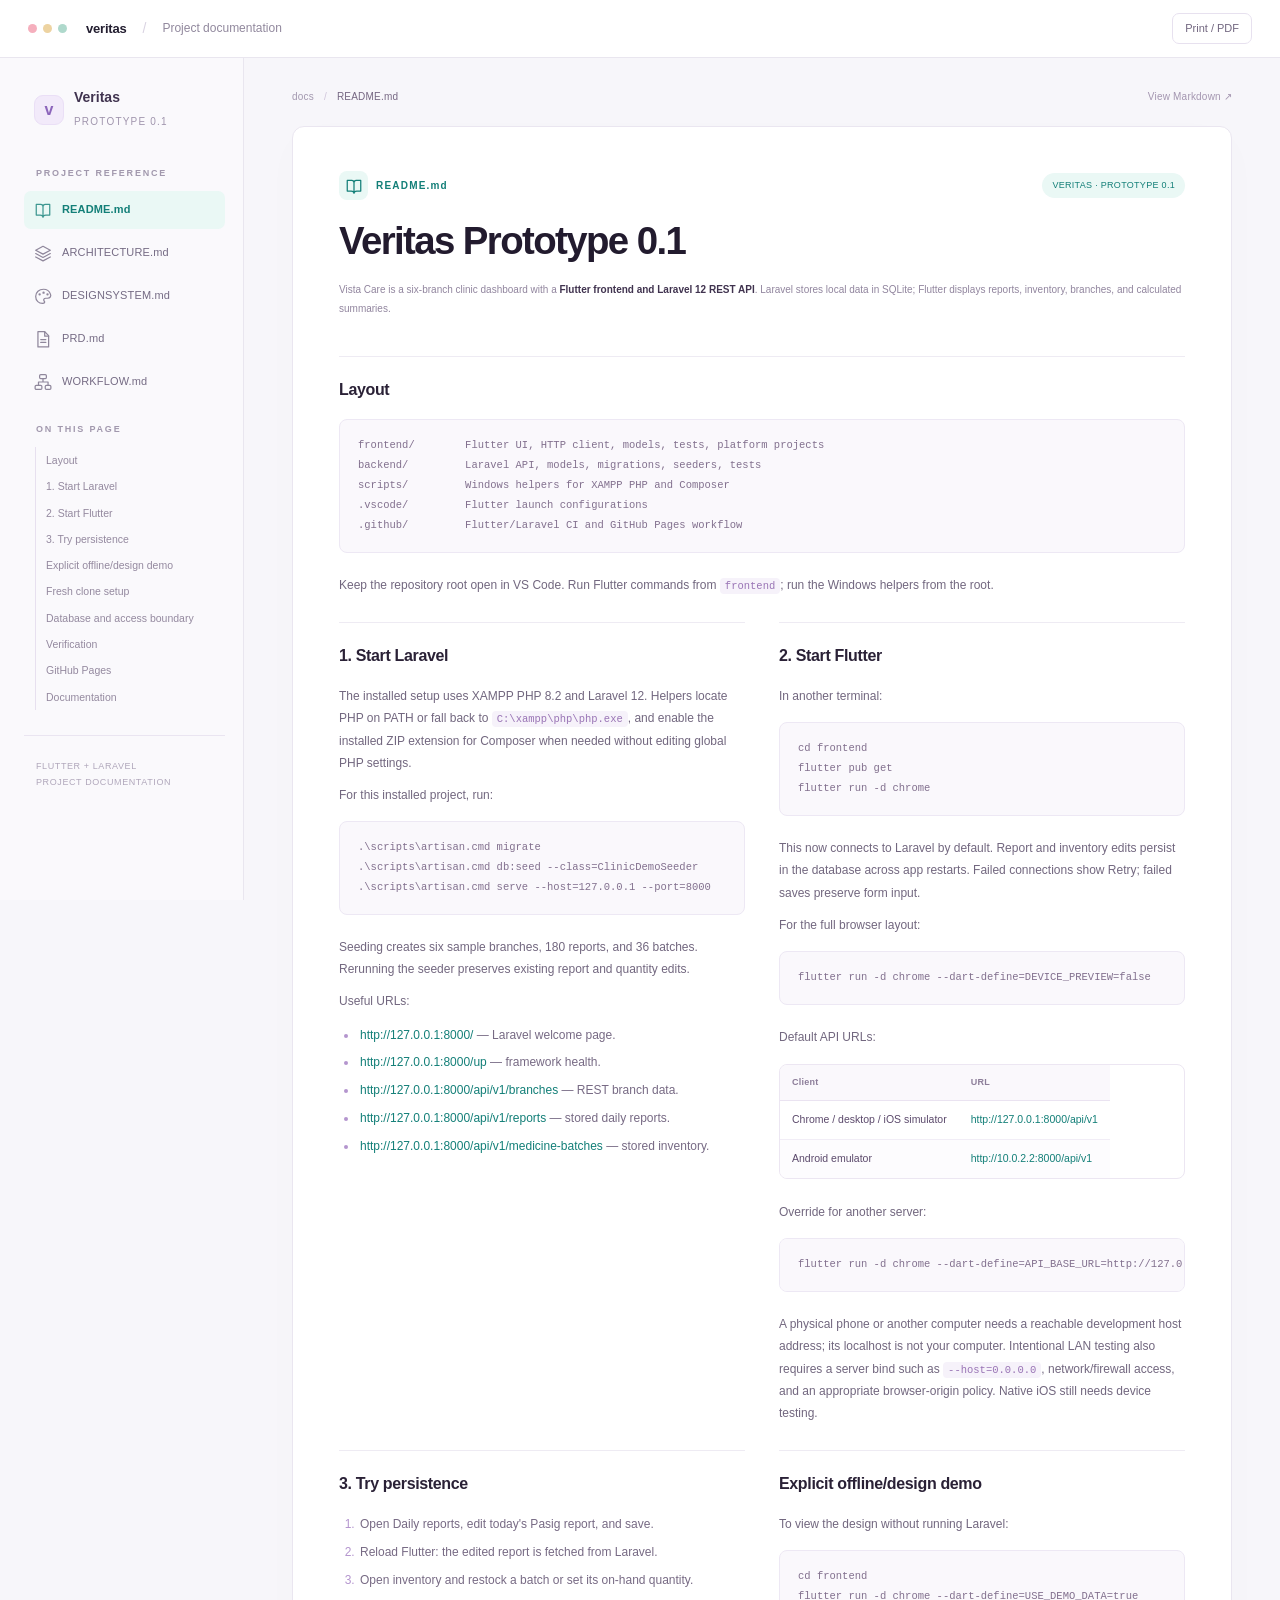
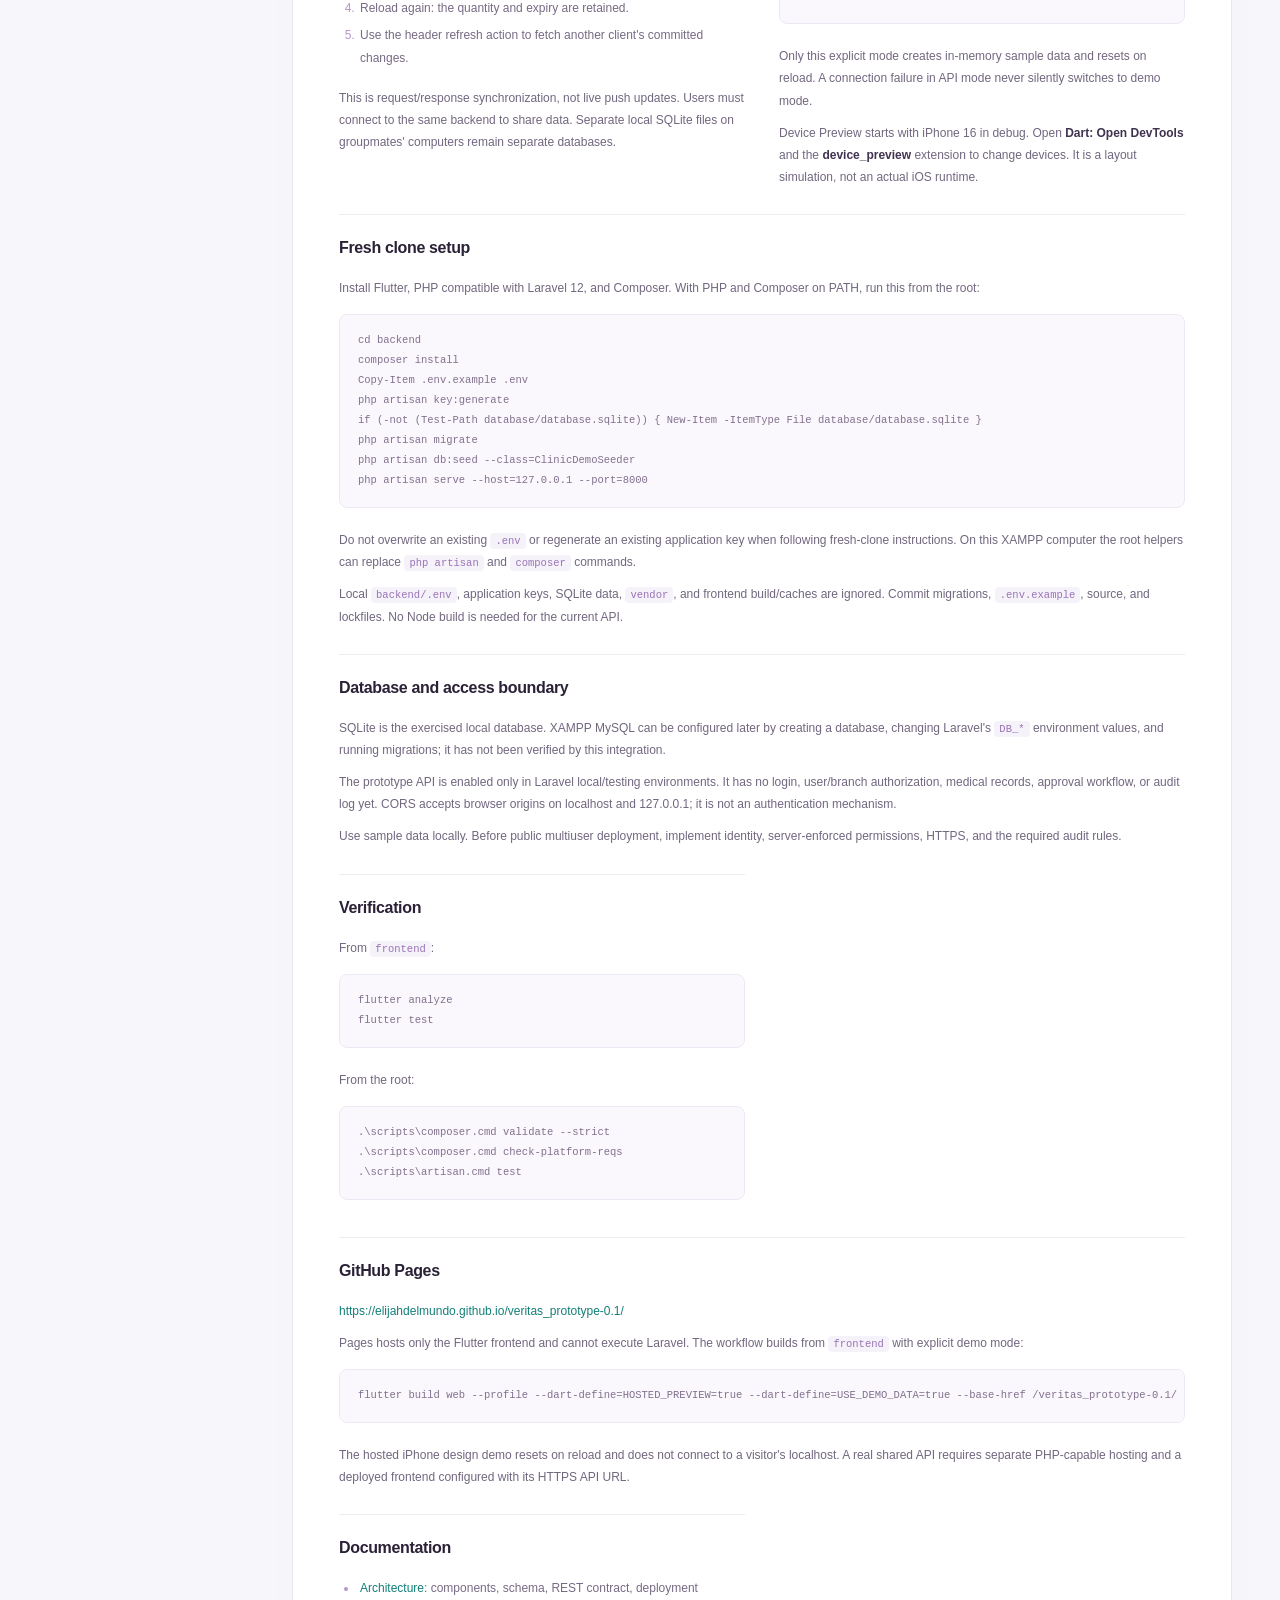
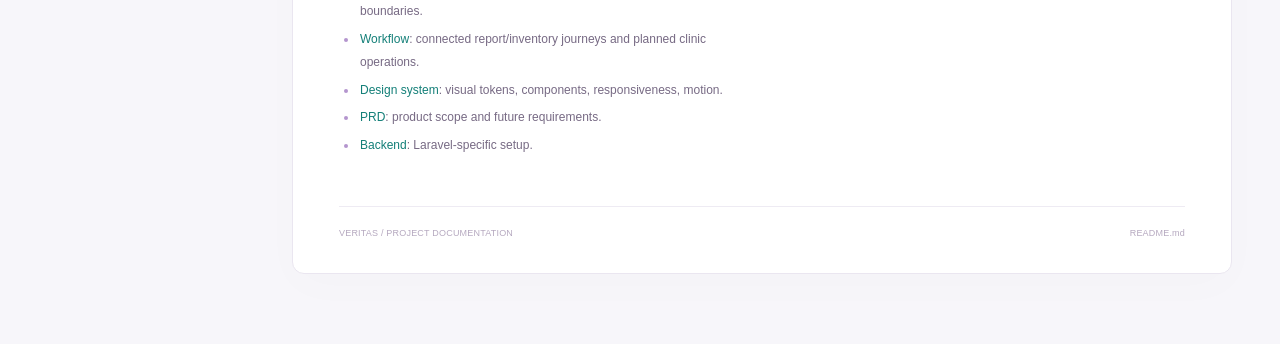
<file: docs/index.html>
<!doctype html>
<html lang="en">
<head>
  <meta charset="utf-8">
  <meta name="viewport" content="width=device-width,initial-scale=1">
  <meta name="description" content="Veritas project reference: architecture, design system, requirements, workflow, and setup.">
  <title>Veritas documentation</title>
  <link rel="stylesheet" href="assets/docs.css">
  <script src="assets/docs.js" defer></script>
</head>
<body>
  <a class="skip" href="#content">Skip to document</a>
  <header class="topbar">
    <span class="window-dots" aria-hidden="true"><i></i><i></i><i></i></span>
    <span class="topbar-brand">veritas</span><span class="topbar-slash">/</span><span class="topbar-label">Project documentation</span>
    <span class="topbar-spacer"></span><button class="print" id="print-document" type="button">Print / PDF</button>
  </header>
  <div class="layout">
    <aside class="sidebar">
      <div class="sidebar-brand"><span class="brand-mark" aria-hidden="true">v</span><div><strong>Veritas</strong><small>Prototype 0.1</small></div></div>
      <div class="nav-heading">PROJECT REFERENCE</div>
      <nav class="file-nav" aria-label="Documents"><a class="file-link" href="#readme" style="--accent:#137F78;--soft:#EAF8F5"><svg viewBox="0 0 32 32" aria-hidden="true"><g fill="none" stroke="currentColor" stroke-width="2.2" stroke-linecap="round" stroke-linejoin="round"><path d="M4 6h8c3 0 4 2 4 4v19c0-3-2-4-5-4H4V6Zm24 0h-8c-3 0-4 2-4 4v19c0-3 2-4 5-4h7V6Z"/></g></svg><span>README.md</span></a><a class="file-link" href="#architecture" style="--accent:#7C55C7;--soft:#F3EEFC"><svg viewBox="0 0 32 32" aria-hidden="true"><g fill="none" stroke="currentColor" stroke-width="2.2" stroke-linecap="round" stroke-linejoin="round"><path d="m16 4 13 7-13 7L3 11 16 4Z"/><path d="m3 17 13 7 13-7M3 23l13 7 13-7"/></g></svg><span>ARCHITECTURE.md</span></a><a class="file-link" href="#designsystem" style="--accent:#CE4DA4;--soft:#FDEEF8"><svg viewBox="0 0 32 32" aria-hidden="true"><g fill="none" stroke="currentColor" stroke-width="2.2" stroke-linecap="round" stroke-linejoin="round"><path d="M17 4C9 4 3 9 3 17s6 12 12 12c4 0 5-2 3-4-2-3 0-5 3-5h3c5 0 7-4 5-8C27 7 23 4 17 4Z"/><circle cx="10" cy="13" r="1"/><circle cx="17" cy="10" r="1"/><circle cx="24" cy="13" r="1"/></g></svg><span>DESIGNSYSTEM.md</span></a><a class="file-link" href="#prd" style="--accent:#7656CE;--soft:#F2EEFC"><svg viewBox="0 0 32 32" aria-hidden="true"><g fill="none" stroke="currentColor" stroke-width="2.2" stroke-linecap="round" stroke-linejoin="round"><path d="M7 3h12l7 7v20H7V3Z"/><path d="M19 3v8h7M12 17h9M12 22h9"/></g></svg><span>PRD.md</span></a><a class="file-link" href="#workflow" style="--accent:#397ABD;--soft:#EDF5FD"><svg viewBox="0 0 32 32" aria-hidden="true"><g fill="none" stroke="currentColor" stroke-width="2.2" stroke-linecap="round" stroke-linejoin="round"><rect x="10" y="3" width="12" height="7" rx="2"/><rect x="2" y="22" width="12" height="7" rx="2"/><rect x="20" y="22" width="10" height="7" rx="2"/><path d="M16 10v6H8v6m8-6h9v6"/></g></svg><span>WORKFLOW.md</span></a></nav>
      <div class="nav-heading">ON THIS PAGE</div>
      <nav class="toc" id="toc" aria-label="Current document sections"></nav>
      <div class="sidebar-foot">FLUTTER + LARAVEL<br>PROJECT DOCUMENTATION</div>
    </aside>
    <main id="content" tabindex="-1">
      <div class="breadcrumb"><span>docs</span><span>/</span><strong id="current-file">README.md</strong><a class="source-link" id="source-link" href="../README.md">View Markdown ↗</a></div>
      <article class="document" id="readme" data-file="README.md" data-title="Overview" style="--accent:#137F78;--soft:#EAF8F5"><div class="doc-eyebrow"><span class="doc-icon"><svg viewBox="0 0 32 32" aria-hidden="true"><g fill="none" stroke="currentColor" stroke-width="2.2" stroke-linecap="round" stroke-linejoin="round"><path d="M4 6h8c3 0 4 2 4 4v19c0-3-2-4-5-4H4V6Zm24 0h-8c-3 0-4 2-4 4v19c0-3 2-4 5-4h7V6Z"/></g></svg></span>README.md<span class="doc-pill">VERITAS · PROTOTYPE 0.1</span></div><header class="intro"><h1>Veritas Prototype 0.1</h1>
<p>Vista Care is a six-branch clinic dashboard with a <strong>Flutter frontend and
Laravel 12 REST API</strong>. Laravel stores local data in SQLite; Flutter displays
reports, inventory, branches, and calculated summaries.</p>
</header><div class="sections"><section class="doc-section wide"><h2 id="readme-section-1">Layout</h2>
<pre><code class="language-text">frontend/        Flutter UI, HTTP client, models, tests, platform projects
backend/         Laravel API, models, migrations, seeders, tests
scripts/         Windows helpers for XAMPP PHP and Composer
.vscode/         Flutter launch configurations
.github/         Flutter/Laravel CI and GitHub Pages workflow
</code></pre>
<p>Keep the repository root open in VS Code. Run Flutter commands from
<code>frontend</code>; run the Windows helpers from the root.</p>
</section><section class="doc-section"><h2 id="readme-section-2">1. Start Laravel</h2>
<p>The installed setup uses XAMPP PHP 8.2 and Laravel 12. Helpers locate PHP on
PATH or fall back to <code>C:\xampp\php\php.exe</code>, and enable the installed ZIP
extension for Composer when needed without editing global PHP settings.</p>
<p>For this installed project, run:</p>
<pre><code class="language-powershell">.\scripts\artisan.cmd migrate
.\scripts\artisan.cmd db:seed --class=ClinicDemoSeeder
.\scripts\artisan.cmd serve --host=127.0.0.1 --port=8000
</code></pre>
<p>Seeding creates six sample branches, 180 reports, and 36 batches. Rerunning
the seeder preserves existing report and quantity edits.</p>
<p>Useful URLs:</p>
<ul>
<li><a href="http://127.0.0.1:8000/">http://127.0.0.1:8000/</a> — Laravel welcome page.</li>
<li><a href="http://127.0.0.1:8000/up">http://127.0.0.1:8000/up</a> — framework health.</li>
<li><a href="http://127.0.0.1:8000/api/v1/branches">http://127.0.0.1:8000/api/v1/branches</a> — REST branch data.</li>
<li><a href="http://127.0.0.1:8000/api/v1/reports">http://127.0.0.1:8000/api/v1/reports</a> — stored daily reports.</li>
<li><a href="http://127.0.0.1:8000/api/v1/medicine-batches">http://127.0.0.1:8000/api/v1/medicine-batches</a> — stored inventory.</li>
</ul>
</section><section class="doc-section"><h2 id="readme-section-3">2. Start Flutter</h2>
<p>In another terminal:</p>
<pre><code class="language-powershell">cd frontend
flutter pub get
flutter run -d chrome
</code></pre>
<p>This now connects to Laravel by default. Report and inventory edits persist
in the database across app restarts. Failed connections show Retry; failed
saves preserve form input.</p>
<p>For the full browser layout:</p>
<pre><code class="language-powershell">flutter run -d chrome --dart-define=DEVICE_PREVIEW=false
</code></pre>
<p>Default API URLs:</p>
<table>
<thead>
<tr>
<th>Client</th>
<th>URL</th>
</tr>
</thead>
<tbody>
<tr>
<td>Chrome / desktop / iOS simulator</td>
<td><a href="http://127.0.0.1:8000/api/v1">http://127.0.0.1:8000/api/v1</a></td>
</tr>
<tr>
<td>Android emulator</td>
<td><a href="http://10.0.2.2:8000/api/v1">http://10.0.2.2:8000/api/v1</a></td>
</tr>
</tbody>
</table>
<p>Override for another server:</p>
<pre><code class="language-powershell">flutter run -d chrome --dart-define=API_BASE_URL=http://127.0.0.1:8000/api/v1
</code></pre>
<p>A physical phone or another computer needs a reachable development host
address; its localhost is not your computer. Intentional LAN testing also
requires a server bind such as <code>--host=0.0.0.0</code>, network/firewall access, and
an appropriate browser-origin policy. Native iOS still needs device testing.</p>
</section><section class="doc-section"><h2 id="readme-section-4">3. Try persistence</h2>
<ol>
<li>Open Daily reports, edit today's Pasig report, and save.</li>
<li>Reload Flutter: the edited report is fetched from Laravel.</li>
<li>Open inventory and restock a batch or set its on-hand quantity.</li>
<li>Reload again: the quantity and expiry are retained.</li>
<li>Use the header refresh action to fetch another client's committed changes.</li>
</ol>
<p>This is request/response synchronization, not live push updates.
Users must connect to the same backend to share data. Separate local
SQLite files on groupmates' computers remain separate databases.</p>
</section><section class="doc-section"><h2 id="readme-section-5">Explicit offline/design demo</h2>
<p>To view the design without running Laravel:</p>
<pre><code class="language-powershell">cd frontend
flutter run -d chrome --dart-define=USE_DEMO_DATA=true
</code></pre>
<p>Only this explicit mode creates in-memory sample data and resets on reload.
A connection failure in API mode never silently switches to demo mode.</p>
<p>Device Preview starts with iPhone 16 in debug. Open <strong>Dart: Open DevTools</strong>
and the <strong>device_preview</strong> extension to change devices. It is a layout
simulation, not an actual iOS runtime.</p>
</section><section class="doc-section wide"><h2 id="readme-section-6">Fresh clone setup</h2>
<p>Install Flutter, PHP compatible with Laravel 12, and Composer. With PHP and
Composer on PATH, run this from the root:</p>
<pre><code class="language-powershell">cd backend
composer install
Copy-Item .env.example .env
php artisan key:generate
if (-not (Test-Path database/database.sqlite)) { New-Item -ItemType File database/database.sqlite }
php artisan migrate
php artisan db:seed --class=ClinicDemoSeeder
php artisan serve --host=127.0.0.1 --port=8000
</code></pre>
<p>Do not overwrite an existing <code>.env</code> or regenerate an existing application
key when following fresh-clone instructions. On this XAMPP computer the
root helpers can replace <code>php artisan</code> and <code>composer</code> commands.</p>
<p>Local <code>backend/.env</code>, application keys, SQLite data, <code>vendor</code>, and frontend
build/caches are ignored. Commit migrations, <code>.env.example</code>, source, and
lockfiles. No Node build is needed for the current API.</p>
</section><section class="doc-section wide"><h2 id="readme-section-7">Database and access boundary</h2>
<p>SQLite is the exercised local database. XAMPP MySQL can be configured later
by creating a database, changing Laravel's <code>DB_*</code> environment values, and
running migrations; it has not been verified by this integration.</p>
<p>The prototype API is enabled only in Laravel local/testing environments.
It has no login, user/branch authorization, medical records, approval
workflow, or audit log yet. CORS accepts browser origins on localhost and
127.0.0.1; it is not an authentication mechanism.</p>
<p>Use sample data locally. Before public multiuser deployment, implement
identity, server-enforced permissions, HTTPS, and the required audit rules.</p>
</section><section class="doc-section"><h2 id="readme-section-8">Verification</h2>
<p>From <code>frontend</code>:</p>
<pre><code class="language-sh">flutter analyze
flutter test
</code></pre>
<p>From the root:</p>
<pre><code class="language-powershell">.\scripts\composer.cmd validate --strict
.\scripts\composer.cmd check-platform-reqs
.\scripts\artisan.cmd test
</code></pre>
</section><section class="doc-section wide"><h2 id="readme-section-9">GitHub Pages</h2>
<p><a href="https://elijahdelmundo.github.io/veritas_prototype-0.1/">https://elijahdelmundo.github.io/veritas_prototype-0.1/</a></p>
<p>Pages hosts only the Flutter frontend and cannot execute Laravel.
The workflow builds from <code>frontend</code> with explicit demo mode:</p>
<pre><code class="language-sh">flutter build web --profile --dart-define=HOSTED_PREVIEW=true --dart-define=USE_DEMO_DATA=true --base-href /veritas_prototype-0.1/
</code></pre>
<p>The hosted iPhone design demo resets on reload and does not connect to a
visitor's localhost. A real shared API requires separate PHP-capable
hosting and a deployed frontend configured with its HTTPS API URL.</p>
</section><section class="doc-section"><h2 id="readme-section-10">Documentation</h2>
<ul>
<li><a href="#architecture">Architecture</a>: components, schema, REST contract, deployment boundaries.</li>
<li><a href="#workflow">Workflow</a>: connected report/inventory journeys and planned clinic operations.</li>
<li><a href="#designsystem">Design system</a>: visual tokens, components, responsiveness, motion.</li>
<li><a href="#prd">PRD</a>: product scope and future requirements.</li>
<li><a href="../backend/README.md">Backend</a>: Laravel-specific setup.</li>
</ul>
</section></div><footer class="doc-end"><span>VERITAS / PROJECT DOCUMENTATION</span><span>README.md</span></footer></article><article class="document" id="architecture" data-file="ARCHITECTURE.md" data-title="Architecture" style="--accent:#7C55C7;--soft:#F3EEFC" hidden><div class="doc-eyebrow"><span class="doc-icon"><svg viewBox="0 0 32 32" aria-hidden="true"><g fill="none" stroke="currentColor" stroke-width="2.2" stroke-linecap="round" stroke-linejoin="round"><path d="m16 4 13 7-13 7L3 11 16 4Z"/><path d="m3 17 13 7 13-7M3 23l13 7 13-7"/></g></svg></span>ARCHITECTURE.md<span class="doc-pill">VERITAS · PROTOTYPE 0.1</span></div><header class="intro"><h1>Architecture</h1>
<blockquote>
<p>Veritas Prototype 0.1 · Vista Care clinic administration
Current implementation: 18 October 2026</p>
</blockquote>
<p>Related documents: <a href="#workflow">Workflows</a> · <a href="#prd">Product requirements</a> · <a href="#designsystem">Design system</a> · <a href="#readme">Setup</a></p>
</header><div class="sections"><section class="doc-section wide"><h2 id="architecture-section-1"><span class="section-number">01</span><span class="section-dot"> · </span>System overview</h2>
<p>The project uses <strong>Flutter for the frontend, Laravel 12 for the REST API, and
a database accessed through Laravel's Eloquent ORM</strong>. Local development uses
SQLite. Flutter never connects directly to the database.</p>
<p>The current integration persists branch information, daily reports, and
medicine batches. Authentication, clinical records, billing transactions,
approval workflows, and audit trails remain future work.</p>
<figure class="diagram"><a href="assets/architecture-flow.svg" target="_blank" rel="noopener"><img src="assets/architecture-flow.svg" alt="Architecture diagram" /></a><figcaption><span>VERITAS / SYSTEM DIAGRAM</span><a href="assets/architecture-flow.svg" target="_blank" rel="noopener">Open diagram ↗</a></figcaption><details><summary>View Mermaid source</summary><pre><code>flowchart LR
    UI[&quot;Flutter screens and forms&quot;] --&gt; Store[&quot;ClinicStore / ChangeNotifier&quot;]
    Store --&gt; HTTP[&quot;ClinicApi / Dart http&quot;]
    HTTP -- &quot;HTTP JSON: /api/v1&quot; --&gt; API[&quot;Laravel routes and controller&quot;]
    API --&gt; Validation[&quot;Server validation and local-environment gate&quot;]
    Validation --&gt; Models[&quot;Eloquent models&quot;]
    Models --&gt; DB[(&quot;SQLite database&quot;)]
    DB --&gt; Models
    Models -- &quot;JSON resources&quot; --&gt; HTTP
    HTTP -- &quot;Confirmed results&quot; --&gt; Store
    Store --&gt; UI</code></pre></details></figure>
<p>The project folder is <code>veritas_prototype 0.1</code>, its Flutter package remains
<code>demo_demo</code>, and the visible product brand is Vista Care.</p>
</section><section class="doc-section"><h2 id="architecture-section-2"><span class="section-number">02</span><span class="section-dot"> · </span>Technology stack</h2>
<table>
<thead>
<tr>
<th>Layer</th>
<th>Current implementation</th>
</tr>
</thead>
<tbody>
<tr>
<td>UI</td>
<td>Flutter / Dart; Material 3 and shared custom widgets</td>
</tr>
<tr>
<td>UI state</td>
<td>ChangeNotifier, ListenableBuilder, page-local form/filter state</td>
</tr>
<tr>
<td>HTTP</td>
<td>Dart <code>http</code> package; JSON requests/responses and 12-second timeout</td>
</tr>
<tr>
<td>API</td>
<td>Laravel 12 / PHP ^8.2; versioned routes under <code>/api/v1</code></td>
</tr>
<tr>
<td>Persistence</td>
<td>SQLite locally; Laravel migrations and Eloquent</td>
</tr>
<tr>
<td>Optional database</td>
<td>XAMPP MySQL can be configured later; not exercised by this integration</td>
</tr>
<tr>
<td>Motion</td>
<td>Flutter animations and Cupertino page transitions</td>
</tr>
<tr>
<td>Preview</td>
<td>Device Preview 3, iPhone 16 by default in debug</td>
</tr>
<tr>
<td>Verification</td>
<td>Flutter unit/widget tests; Laravel feature tests and PHPUnit</td>
</tr>
<tr>
<td>Web hosting</td>
<td>GitHub Pages for the explicit sample-data frontend only</td>
</tr>
</tbody>
</table>
<p>Laravel 12 was selected for the installed XAMPP PHP 8.2. Composer installs
locked backend dependencies. There is no handwritten JavaScript bridge
between Flutter and Laravel: the boundary is an ordinary HTTP REST API.</p>
</section><section class="doc-section"><h2 id="architecture-section-3"><span class="section-number">03</span><span class="section-dot"> · </span>Repository structure</h2>
<pre><code class="language-text">veritas_prototype 0.1/
├── frontend/
│   ├── lib/
│   │   ├── main.dart                    # Select API or explicit demo mode
│   │   ├── data/
│   │   │   ├── clinic_models.dart       # Models, JSON parsing, dates/currency
│   │   │   ├── clinic_api.dart          # HTTP requests and API errors
│   │   │   └── clinic_store.dart        # UI cache, aggregates, confirmed writes
│   │   ├── pages/                       # Dashboard, reports, branches, inventory
│   │   └── widgets/
│   │       ├── clinic_connection.dart   # Loading, connection error, retry
│   │       ├── save_dialog.dart         # Async saves, errors, duplicate-tap guard
│   │       ├── clinic_ui.dart           # Tokens, components, charts
│   │       └── app_motion.dart          # Shared motion
│   ├── test/                           # Existing UI/store and HTTP tests
│   ├── android/ ios/ web/ windows/ macos/ linux/
│   └── pubspec.yaml
├── backend/
│   ├── app/
│   │   ├── Http/Controllers/ClinicController.php
│   │   ├── Http/Middleware/LocalClinicApi.php
│   │   ├── Http/Resources/              # Report/batch response shapes
│   │   └── Models/                     # Branch, DailyReport, MedicineBatch
│   ├── routes/api.php                  # Versioned REST routes
│   ├── bootstrap/app.php               # Registers API routing
│   ├── config/cors.php
│   ├── database/migrations/
│   ├── database/seeders/ClinicDemoSeeder.php
│   └── tests/Feature/ClinicApiTest.php
├── scripts/                            # Windows Artisan/Composer helpers
├── .vscode/launch.json                  # Frontend run targets
├── .github/workflows/                  # CI and frontend Pages deployment
└── README.md / ARCHITECTURE.md / WORKFLOW.md / PRD.md / DESIGNSYSTEM.md
</code></pre>
<p>There is one Git repository at the root. Local <code>.env</code>, SQLite files,
<code>vendor</code>, Flutter caches, and build outputs remain ignored.</p>
</section><section class="doc-section wide"><h2 id="architecture-section-4"><span class="section-number">04</span><span class="section-dot"> · </span>Data ownership and schema</h2>
<p>Laravel's database is the authority in API mode. <code>ClinicStore.remote</code> keeps
a UI snapshot and calculates visible aggregates; it is not durable storage.
The original in-memory store remains available for tests and explicit demos.</p>
<table>
<thead>
<tr>
<th>Table</th>
<th>Important fields</th>
<th>Integrity</th>
</tr>
</thead>
<tbody>
<tr>
<td>branches</td>
<td>ID, unique name, address, target, growth, staff JSON</td>
<td>Unique branch name</td>
</tr>
<tr>
<td>daily_reports</td>
<td>Branch ID, date, patients, revenue, expenses, notes</td>
<td>Foreign key; unique branch/date</td>
</tr>
<tr>
<td>medicine_batches</td>
<td>Branch ID, name, quantity, unit, expiry, threshold</td>
<td>Foreign key; one row per batch</td>
</tr>
</tbody>
</table>
<p>Reports use database decimal columns with two fractional digits. API decimal
amounts are returned as strings and parsed into Dart doubles for display
and aggregation. The UI displays whole pesos in summary cards and retains
two decimal places when editing reports.</p>
<p>Staff entries and ratings are illustrative JSON embedded in a branch; they
are not authenticated user accounts, live attendance records, or a review
submission system.</p>
<p><code>ClinicDemoSeeder</code> initializes six branches, 30 reports per branch, and six
medicine batches per branch. It uses first-or-create behavior so rerunning
it preserves existing quantities and report edits. It is an explicit
development operation, not something performed on each app launch.</p>
</section><section class="doc-section wide"><h2 id="architecture-section-5"><span class="section-number">05</span><span class="section-dot"> · </span>REST API contract</h2>
<p>All requests use <code>Accept: application/json</code>; writes also use
<code>Content-Type: application/json</code>. Successful responses wrap values in
<code>{&quot;data&quot;: ...}</code>.</p>
<table>
<thead>
<tr>
<th>Method</th>
<th>Endpoint under /api/v1</th>
<th>Purpose</th>
<th>Success</th>
</tr>
</thead>
<tbody>
<tr>
<td>GET</td>
<td>/branches</td>
<td>Branch metadata and sample staff</td>
<td>200</td>
</tr>
<tr>
<td>GET</td>
<td>/reports</td>
<td>Persisted daily reports</td>
<td>200</td>
</tr>
<tr>
<td>PUT</td>
<td>/branches/{id}/reports/{YYYY-MM-DD}</td>
<td>Create/replace report for branch/date</td>
<td>200</td>
</tr>
<tr>
<td>GET</td>
<td>/medicine-batches</td>
<td>Persisted inventory</td>
<td>200</td>
</tr>
<tr>
<td>POST</td>
<td>/medicine-batches</td>
<td>Create a distinct medicine batch</td>
<td>201</td>
</tr>
<tr>
<td>PATCH</td>
<td>/medicine-batches/{id}</td>
<td>Restock or set on-hand quantity</td>
<td>200</td>
</tr>
</tbody>
</table>
<p>Report write body:</p>
<pre><code class="language-json">{
  &quot;patients&quot;: 42,
  &quot;revenue&quot;: 35000.25,
  &quot;expenses&quot;: 12500.50,
  &quot;notes&quot;: &quot;Daily review completed.&quot;
}
</code></pre>
<p>Batch creation requires <code>branch_id</code>, <code>name</code>, <code>quantity</code>, <code>unit</code>,
<code>expiry</code> (YYYY-MM-DD), and <code>threshold</code>. The server assigns the ID.</p>
<p>Stock write bodies:</p>
<pre><code class="language-json">{&quot;operation&quot;: &quot;restock&quot;, &quot;quantity&quot;: 10}
</code></pre>
<pre><code class="language-json">{&quot;operation&quot;: &quot;set&quot;, &quot;quantity&quot;: 25}
</code></pre>
<p>Restocking adds to the server's current quantity inside a transaction with a
row lock. A correction explicitly replaces the on-hand amount. Stock
quantities and thresholds must be nonnegative integers; restock amounts
must be positive. The supported stock limit is 1,000,000,000.</p>
<p>Reports require nonnegative integer patients and nonnegative monetary
amounts with at most two decimal places. Patient count is capped at
1,000,000 and monetary amounts at 999,999,999,999.99. Notes are optional
nullable text, capped at 5000 characters. Future report dates are rejected.
New batches cannot have expiry before the Philippine clinic day.</p>
<p>Validation errors return 422 with field errors. Missing resources return
404. The local-only environment gate returns 503 outside local/testing.</p>
<p>There are no delete endpoints, authentication endpoints, pagination,
websocket subscriptions, or clinical/billing APIs in this version.</p>
</section><section class="doc-section"><h2 id="architecture-section-6"><span class="section-number">06</span><span class="section-dot"> · </span>Frontend request and save lifecycle</h2>
<h3>Startup and refresh</h3>
<ol>
<li>Resolve <code>API_BASE_URL</code> before Device Preview changes simulated platform behavior.</li>
<li>Create a remote store unless <code>USE_DEMO_DATA=true</code> was explicitly requested.</li>
<li>Fetch branches, reports, and batches with three GET requests.</li>
<li>Replace the UI snapshot only when all requests succeed.</li>
<li>Display the dashboard after data is ready.</li>
</ol>
<p>Startup shows loading or connection/retry screens. An empty database produces
a no-branches state. A failed refresh retains the last successful snapshot
and shows an error; it never silently switches to sample mode.</p>
<p>The refresh action requests a new snapshot. Other clients' changes appear
after refresh/reload; this is not real-time push synchronization. The three
GET requests are independent and do not guarantee a transactionally
consistent snapshot during concurrent edits.</p>
<h3>Mutations</h3>
<ol>
<li>Validate the form locally.</li>
<li>Disable duplicate submission and keep entered data in place.</li>
<li>Send the request and wait for Laravel's validation and database write.</li>
<li>Update local state using the server's returned record and ID.</li>
<li>Close the dialog only on success.</li>
</ol>
<p>Rejected, timed-out, or disconnected saves show an error and retain the form.
Transport timeouts can have ambiguous outcomes if a write reached the server;
automatic retries and exactly-once mutation guarantees are not implemented.
Report PUT is naturally keyed by branch/date; batch creation and restocks
should be checked before retrying after an uncertain response.</p>
<p>Stock corrections and report edits currently use last-write behavior.
Version conflicts, full inventory event history, and audit records remain
future requirements.</p>
</section><section class="doc-section wide"><h2 id="architecture-section-7"><span class="section-number">07</span><span class="section-dot"> · </span>Local networking and access boundary</h2>
<table>
<thead>
<tr>
<th>Client</th>
<th>Default API base URL</th>
</tr>
</thead>
<tbody>
<tr>
<td>Chrome / desktop / iOS simulator</td>
<td><a href="http://127.0.0.1:8000/api/v1">http://127.0.0.1:8000/api/v1</a></td>
</tr>
<tr>
<td>Android emulator</td>
<td><a href="http://10.0.2.2:8000/api/v1">http://10.0.2.2:8000/api/v1</a></td>
</tr>
<tr>
<td>Physical device / another computer</td>
<td>Supply the development server's reachable LAN URL</td>
</tr>
</tbody>
</table>
<p>Override with <code>--dart-define=API_BASE_URL=http://HOST:8000/api/v1</code>.
The default server binds to loopback. Shared LAN testing requires an
intentional server bind and reachable host/firewall configuration.</p>
<p>CORS accepts browser origins on localhost or 127.0.0.1 with any port.
Other browser origins are rejected. CORS is a browser policy, not user
authorization. Android debug/profile permits local HTTP; release Android
keeps its normal transport policy. macOS client networking is enabled.
Native iOS and physical-device behavior still require device validation.</p>
<p><strong>This is a local development API without authentication.</strong> Routes are
enabled only in Laravel's local/testing environments. Do not change the
environment gate to expose clinic writes publicly without implementing
authentication and resource/branch policies.</p>
</section><section class="doc-section"><h2 id="architecture-section-8"><span class="section-number">08</span><span class="section-dot"> · </span>Deployment and demo behavior</h2>
<p>GitHub Pages cannot execute PHP. Its workflow deliberately builds Flutter
with <code>USE_DEMO_DATA=true</code> and <code>HOSTED_PREVIEW=true</code>; that hosted sample
resets on reload and never calls a visitor's local Laravel server.</p>
<p>A shared API deployment needs PHP-capable hosting, a persistent database,
HTTPS, authentication, branch policies, approved browser origins, and a
configured frontend API URL. SQLite remains the exercised local database;
MySQL/PostgreSQL migrations and operations need testing before a switch.</p>
</section><section class="doc-section wide"><h2 id="architecture-section-9"><span class="section-number">09</span><span class="section-dot"> · </span>Verification and next architecture steps</h2>
<p>Run Flutter checks inside <code>frontend</code> and Laravel checks using the root helpers:</p>
<pre><code class="language-sh">flutter analyze
flutter test
flutter build web --profile --dart-define=HOSTED_PREVIEW=true --dart-define=USE_DEMO_DATA=true --base-href /veritas_prototype-0.1/
</code></pre>
<pre><code class="language-powershell">.\scripts\artisan.cmd test
</code></pre>
<p>Tests cover HTTP serialization, server-confirmed saves, failed writes,
refresh failure/retry, duplicate-tap prevention, REST persistence, report
uniqueness, stock operations, validation, CORS, the environment gate, and
the earlier navigation/layout scenarios.</p>
<p>Next steps: identity and role/branch authorization, audit history, durable
submission/approval states, patient records, scheduling, transaction-level
billing, pagination, concurrency policies, notification delivery, and backup
and restore procedures. Installing a REST layer does not complete these
broader clinic workflows.</p>
</section></div><footer class="doc-end"><span>VERITAS / PROJECT DOCUMENTATION</span><span>ARCHITECTURE.md</span></footer></article><article class="document" id="designsystem" data-file="DESIGNSYSTEM.md" data-title="Design System" style="--accent:#CE4DA4;--soft:#FDEEF8" hidden><div class="doc-eyebrow"><span class="doc-icon"><svg viewBox="0 0 32 32" aria-hidden="true"><g fill="none" stroke="currentColor" stroke-width="2.2" stroke-linecap="round" stroke-linejoin="round"><path d="M17 4C9 4 3 9 3 17s6 12 12 12c4 0 5-2 3-4-2-3 0-5 3-5h3c5 0 7-4 5-8C27 7 23 4 17 4Z"/><circle cx="10" cy="13" r="1"/><circle cx="17" cy="10" r="1"/><circle cx="24" cy="13" r="1"/></g></svg></span>DESIGNSYSTEM.md<span class="doc-pill">VERITAS · PROTOTYPE 0.1</span></div><header class="intro"><h1>Design System</h1>
<blockquote>
<p>Veritas Prototype 0.1 · Vista Care interface
Implementation reviewed: 16 October 2026</p>
</blockquote>
<p>Visual foundations, reusable components, responsive behavior, and motion rules for the clinic dashboard.</p>
<p>Related documents: <a href="#architecture">Architecture</a> · <a href="#prd">Product requirements</a> · <a href="#workflow">Workflows</a></p>
</header><div class="sections"><section class="doc-section wide"><h2 id="designsystem-section-1"><span class="section-number">01</span><span class="section-dot"> · </span>Brand identity and principles</h2>
<p>The interface uses <strong>Vista Care</strong> and an owner-portal identity. The folder name, <code>veritas_prototype 0.1</code>, is a project label; a product-wide rebrand has not been implemented.</p>
<ul>
<li>Use blue for navigation and primary actions, green for positive operational or financial context, and white surfaces for readable information.</li>
<li>Put important numbers before supporting explanations.</li>
<li>Group related information in rounded panels with generous spacing.</li>
<li>Make branch and date scope visible wherever totals or edits depend on them.</li>
<li>Use motion to explain navigation and acknowledge interaction.</li>
<li>Show operational alerts neutrally. A discrepancy prompts review; it is not an accusation.</li>
</ul>
<p>The supplied design-system image informs this document's structure. Its pink palette, Inter typeface, and Lucide icons are example choices, not this project's implementation.</p>
</section><section class="doc-section"><h2 id="designsystem-section-2"><span class="section-number">02</span><span class="section-dot"> · </span>Color palette</h2>
<p>Source of truth: <code>AppColors</code> in <a href="../frontend/lib/widgets/clinic_ui.dart">clinic_ui.dart</a> and the theme in <a href="../frontend/lib/main.dart">main.dart</a>.</p>
<table>
<thead>
<tr>
<th>Token</th>
<th>Hex</th>
<th>Use</th>
</tr>
</thead>
<tbody>
<tr>
<td><code>blue</code></td>
<td><span class="color-chip" aria-hidden="true" style="background:#246BFD"></span><code>#246BFD</code></td>
<td>Primary actions, selected navigation, blue trends</td>
</tr>
<tr>
<td><code>green</code></td>
<td><span class="color-chip" aria-hidden="true" style="background:#229D78"></span><code>#229D78</code></td>
<td>Positive status, collection and care highlights</td>
</tr>
<tr>
<td><code>ink</code></td>
<td><span class="color-chip" aria-hidden="true" style="background:#18283F"></span><code>#18283F</code></td>
<td>Primary text</td>
</tr>
<tr>
<td><code>muted</code></td>
<td><span class="color-chip" aria-hidden="true" style="background:#8792A3"></span><code>#8792A3</code></td>
<td>Secondary labels and supporting text</td>
</tr>
<tr>
<td><code>background</code></td>
<td><span class="color-chip" aria-hidden="true" style="background:#F5F7FB"></span><code>#F5F7FB</code></td>
<td>Application canvas and filled inputs</td>
</tr>
<tr>
<td><code>line</code></td>
<td><span class="color-chip" aria-hidden="true" style="background:#EDF0F5"></span><code>#EDF0F5</code></td>
<td>Dividers and panel borders</td>
</tr>
<tr>
<td><code>orange</code></td>
<td><span class="color-chip" aria-hidden="true" style="background:#D68A22"></span><code>#D68A22</code></td>
<td>Stock and expiry attention states</td>
</tr>
<tr>
<td>Surface</td>
<td><span class="color-chip" aria-hidden="true" style="background:#FFFFFF"></span><code>#FFFFFF</code></td>
<td>Cards, navigation, and page surfaces</td>
</tr>
</tbody>
</table>
<table>
<thead>
<tr>
<th>Additional treatment</th>
<th>Values</th>
</tr>
</thead>
<tbody>
<tr>
<td>Home hero gradient</td>
<td><span class="color-chip" aria-hidden="true" style="background:#164FCB"></span><code>#164FCB</code> → <span class="color-chip" aria-hidden="true" style="background:#367EFF"></span><code>#367EFF</code></td>
</tr>
<tr>
<td>Revenue hero gradient</td>
<td><span class="color-chip" aria-hidden="true" style="background:#15775D"></span><code>#15775D</code> → <span class="color-chip" aria-hidden="true" style="background:#2AA783"></span><code>#2AA783</code></td>
</tr>
<tr>
<td>Selected mobile indicator</td>
<td><span class="color-chip" aria-hidden="true" style="background:#EAF1FF"></span><code>#EAF1FF</code></td>
</tr>
<tr>
<td>Selected desktop tile</td>
<td><span class="color-chip" aria-hidden="true" style="background:#EDF3FF"></span><code>#EDF3FF</code></td>
</tr>
<tr>
<td>Status pill background</td>
<td>Status color at 9% alpha</td>
</tr>
<tr>
<td>Metric icon background</td>
<td>Metric color at 8% alpha</td>
</tr>
</tbody>
</table>
<p>Use theme-derived error colors for future validation work. Some fields currently use direct red text; a unified error token is not defined. Dark mode and a complete alternate palette are not implemented or verified.</p>
</section><section class="doc-section"><h2 id="designsystem-section-3"><span class="section-number">03</span><span class="section-dot"> · </span>Typography</h2>
<p>The theme requests <strong>Segoe UI</strong> without bundling a font asset. Platforms without it can fall back to another font; identical typography across devices is not guaranteed. Sizes below are Flutter logical pixels.</p>
<table>
<thead>
<tr>
<th>Theme style</th>
<th align="right">Size</th>
<th align="right">Weight</th>
<th align="right">Letter spacing</th>
<th>Role</th>
</tr>
</thead>
<tbody>
<tr>
<td><code>headlineLarge</code></td>
<td align="right">32</td>
<td align="right">800</td>
<td align="right">-1.3</td>
<td>Main dashboard heading</td>
</tr>
<tr>
<td><code>headlineMedium</code></td>
<td align="right">26</td>
<td align="right">700</td>
<td align="right">-0.8</td>
<td>Page/branch heading</td>
</tr>
<tr>
<td><code>titleLarge</code></td>
<td align="right">20</td>
<td align="right">700</td>
<td align="right">-0.5</td>
<td>Section title</td>
</tr>
<tr>
<td><code>titleMedium</code></td>
<td align="right">15</td>
<td align="right">600</td>
<td align="right">Default</td>
<td>Compact heading</td>
</tr>
<tr>
<td><code>bodyMedium</code></td>
<td align="right">14</td>
<td align="right">Default</td>
<td align="right">Default</td>
<td>Main body</td>
</tr>
<tr>
<td><code>bodySmall</code></td>
<td align="right">12</td>
<td align="right">Default</td>
<td align="right">Default</td>
<td>Supporting copy</td>
</tr>
</tbody>
</table>
<p>Components also use 27/800 metric values, a 40/700 revenue hero amount, and 9–11 px metadata. Smaller styles require readability review; they are not an accessibility endorsement.</p>
<p>Use sentence case for actions. Reserve uppercase and wide tracking for short eyebrow labels. Pair amounts and counts with context: “patients today,” “last 7 days,” or “gross revenue (PHP).”</p>
</section><section class="doc-section"><h2 id="designsystem-section-4"><span class="section-number">04</span><span class="section-dot"> · </span>Spacing and layout</h2>
<p>The prototype uses explicit values rather than one enforced spacing-token class.</p>
<table>
<thead>
<tr>
<th>Context</th>
<th align="right">Current value</th>
</tr>
</thead>
<tbody>
<tr>
<td>Compact gaps</td>
<td align="right">4, 6, 8, 10, 12</td>
</tr>
<tr>
<td>Form-field gaps / grid gaps</td>
<td align="right">14</td>
</tr>
<tr>
<td>General content spacing</td>
<td align="right">16, 18, 20, 22, 24</td>
</tr>
<tr>
<td>Section title spacing</td>
<td align="right">26 above / 14 below</td>
</tr>
<tr>
<td>Shell horizontal content padding</td>
<td align="right">20 compact / 36 wide</td>
</tr>
<tr>
<td>Shell content top / bottom</td>
<td align="right">28 / 32</td>
</tr>
<tr>
<td>Standard panel padding</td>
<td align="right">22</td>
</tr>
<tr>
<td>Metric card padding</td>
<td align="right">18</td>
</tr>
<tr>
<td>Grid spacing</td>
<td align="right">14 horizontal and vertical</td>
</tr>
</tbody>
</table>
<p>Reuse these patterns for new screens. A future token consolidation should migrate existing widgets rather than create a competing scale.</p>
</section><section class="doc-section"><h2 id="designsystem-section-5"><span class="section-number">05</span><span class="section-dot"> · </span>Radius, borders, and elevation</h2>
<table>
<thead>
<tr>
<th>Element</th>
<th>Treatment</th>
</tr>
</thead>
<tbody>
<tr>
<td>Main panel</td>
<td>24 px radius, 1 px line border</td>
</tr>
<tr>
<td>Home hero</td>
<td>26 px radius</td>
</tr>
<tr>
<td>Input / filled button</td>
<td>14 px radius</td>
</tr>
<tr>
<td>Sidebar tile / selector</td>
<td>12 px radius</td>
</tr>
<tr>
<td>Selector menu</td>
<td>16 px radius</td>
</tr>
<tr>
<td>Status pill / progress bar</td>
<td>8 px radius</td>
</tr>
<tr>
<td>Panel shadow</td>
<td><code>#030F274A</code>, blur 20, offset (0, 5)</td>
</tr>
</tbody>
</table>
<p>Keep depth subtle. Scale effects must preserve readable text and avoid clipping adjacent content.</p>
</section><section class="doc-section wide"><h2 id="designsystem-section-6"><span class="section-number">06</span><span class="section-dot"> · </span>Components and interaction states</h2>
<table>
<thead>
<tr>
<th>Component</th>
<th>Responsibility</th>
<th>Rule</th>
</tr>
</thead>
<tbody>
<tr>
<td><code>Panel</code></td>
<td>Shared surface, border, radius, shadow</td>
<td>Group content; a panel alone is not interactive</td>
</tr>
<tr>
<td><code>MetricCard</code></td>
<td>Icon, value, label, context</td>
<td>Name the metric and period</td>
</tr>
<tr>
<td><code>SectionTitle</code></td>
<td>Heading, optional subtitle/action</td>
<td>Keep actions specific to the section</td>
</tr>
<tr>
<td><code>StatusPill</code></td>
<td>Textual state</td>
<td>Use text as well as color</td>
</tr>
<tr>
<td><code>ResponsiveGrid</code></td>
<td>Wrapping layout with entrances</td>
<td>Set minimum width and maximum columns for content</td>
</tr>
<tr>
<td><code>BranchSelector</code></td>
<td>Shared branch scope</td>
<td>All branches plus six named branches</td>
</tr>
<tr>
<td><code>TrendChart</code></td>
<td>Trend line, fill, labels, reveal</td>
<td>Explain metric and period outside the chart</td>
</tr>
<tr>
<td><code>StaffTile</code></td>
<td>Identity, branch, sample rating</td>
<td>Do not imply live attendance or real reviews</td>
</tr>
<tr>
<td><code>MotionPage</code></td>
<td>Directional tab transitions</td>
<td>Use distinct page keys</td>
</tr>
<tr>
<td><code>MotionEntrance</code></td>
<td>Finite card entrance</td>
<td>Stagger related cards, not every text line</td>
</tr>
<tr>
<td><code>MotionFeedback</code></td>
<td>Branch-card hover/press</td>
<td>Preserve child interaction and semantics</td>
</tr>
</tbody>
</table>
<p>Use filled buttons for primary submission and text/outlined buttons for secondary actions. Forms use labeled Material fields, inline validation, cancel actions, and scrollable dialog content.</p>
<table>
<thead>
<tr>
<th>State</th>
<th>Existing behavior / guideline</th>
</tr>
</thead>
<tbody>
<tr>
<td>Empty reports</td>
<td>Explain the selected date has no reports and offer report creation</td>
</tr>
<tr>
<td>Empty inventory</td>
<td>State that no batches match the filters</td>
</tr>
<tr>
<td>Invalid input</td>
<td>Keep the form open and show field errors</td>
</tr>
<tr>
<td>Missing expiry</td>
<td>Show “An expiry date is required”</td>
</tr>
<tr>
<td>Server save succeeds</td>
<td>Update views from confirmed records and close the dialog</td>
</tr>
<tr>
<td>Loading / network failure</td>
<td>Show connecting or retry state; preserve the last snapshot on refresh failure</td>
</tr>
<tr>
<td>Permission denied</td>
<td>Planned; explain the restriction without exposing protected data</td>
</tr>
</tbody>
</table>
</section><section class="doc-section"><h2 id="designsystem-section-7"><span class="section-number">07</span><span class="section-dot"> · </span>Icons</h2>
<p>Existing screens use Flutter's Material <code>Icons</code>, primarily outlined and rounded variants. Common sizes are 16–24 px; metric icons are 20 px. Keep stroke style and icon size consistent within a row. Icon-only actions need a tooltip or accessible label. Do not add a second icon library solely to imitate the reference image.</p>
</section><section class="doc-section"><h2 id="designsystem-section-8"><span class="section-number">08</span><span class="section-dot"> · </span>Responsive behavior</h2>
<p>The actual shell navigation breakpoint is <strong>1000 logical pixels</strong>:</p>
<table>
<thead>
<tr>
<th>Width</th>
<th>Shell</th>
</tr>
</thead>
<tbody>
<tr>
<td>Below 1000</td>
<td>Five-destination bottom navigation</td>
</tr>
<tr>
<td>1000 and above</td>
<td>218 px sidebar, including inventory access</td>
</tr>
</tbody>
</table>
<p>Main shell content has a maximum width of 1180; branch detail uses 1000 and inventory 1050. <code>ResponsiveGrid</code> calculates columns from available width and a default minimum card width of 160, up to four columns. Branch cards use a minimum of 260 and up to three columns. This is content-driven wrapping rather than a fixed tablet breakpoint.</p>
<p>Tabs are Home, Daily reports, Statistics, Revenue, and Branches. Inventory opens from alerts, shortcuts, branch details, or the sidebar. Selecting another tab resets the shared scroll position to the top.</p>
<p>Debug builds default to iPhone 16 Device Preview. Use <code>--dart-define=DEVICE_PREVIEW=false</code> to inspect the host's actual dimensions. Device Preview is not native iOS execution.</p>
</section><section class="doc-section wide"><h2 id="designsystem-section-9"><span class="section-number">09</span><span class="section-dot"> · </span>Motion specification</h2>
<p>Sources: <a href="../frontend/lib/widgets/app_motion.dart">app_motion.dart</a> and <code>TrendChart</code> in <a href="../frontend/lib/widgets/clinic_ui.dart">clinic_ui.dart</a>.</p>
<table>
<thead>
<tr>
<th>Interaction</th>
<th>Implemented motion</th>
</tr>
</thead>
<tbody>
<tr>
<td>Tab entry</td>
<td>650 ms; starts at 28% horizontal travel, 20 px vertical offset, scale 0.94 → 1 with easeOutBack overshoot</td>
</tr>
<tr>
<td>Entry opacity</td>
<td>Fades in during the first 55% of progress</td>
</tr>
<tr>
<td>Tab exit</td>
<td>300 ms; opposite travel up to 14%, fade-out, scale toward 0.955</td>
</tr>
<tr>
<td>Direction</td>
<td>Relative tab order; accounts for RTL</td>
</tr>
<tr>
<td>Grid entrance</td>
<td>620 ms; fade and 16 px upward settle; interval stagger capped at index seven</td>
</tr>
<tr>
<td>Chart reveal</td>
<td>800 ms; left-to-right clipping with easeOutCubic</td>
</tr>
<tr>
<td>Branch-card feedback</td>
<td>220 ms; press scale 0.98 / hover scale 1.008</td>
</tr>
<tr>
<td>Pushed pages</td>
<td>Cupertino transitions across configured platforms</td>
</tr>
</tbody>
</table>
<p>Motion uses Flutter/Dart. Outgoing tab content ignores pointer events and is excluded from semantics. Reduced-motion handling checks MediaQuery's disable-animations flag and the host's reduce-motion feature; tab, entrance, chart, and route effects are skipped or shortened, and hover/press transforms become neutral.</p>
<p>Do not introduce endless decoration, expensive blur transitions, or animation that delays saving. Reuse shared motion components.</p>
</section><section class="doc-section wide"><h2 id="designsystem-section-10"><span class="section-number">10</span><span class="section-dot"> · </span>Accessibility and content rules</h2>
<p>These are requirements to verify, not completed certification:</p>
<ul>
<li>Support keyboard navigation, visible focus, and meaningful control labels.</li>
<li>Review muted text contrast against each actual background.</li>
<li>Test large text, small screens, and forms with the keyboard visible.</li>
<li>Do not communicate stock or expiry status using color alone.</li>
<li>Provide chart summaries; the custom painter does not currently expose a complete accessible data table.</li>
<li>Preserve tooltips and adequate touch targets.</li>
<li>Do not shrink essential labels merely to fit a card.</li>
<li>Show branch/date context before replacing a saved report.</li>
</ul>
<p>Dates follow the Philippine clinic day (UTC+8). Money is displayed as rounded whole Philippine pesos. Explicit demo builds must identify sample data and reset-on-restart behavior; local API builds show a database-connected status.</p>
</section><section class="doc-section"><h2 id="designsystem-section-11"><span class="section-number">11</span><span class="section-dot"> · </span>Review checklist</h2>
<p>Check phone and desktop widths, iPhone safe areas, tab direction, rapid tab changes, scroll reset, validation, empty results, keyboard use, large text, and reduced motion. Existing tests exercise 320 and 1440 px layouts; further device and accessibility checks remain manual.</p>
<p>When changing tokens, breakpoints, or motion, update this document and the corresponding source together.</p>
</section><section class="doc-section"><h2 id="designsystem-section-12">REST integration update - 18 October 2026</h2>
<p>SaveDialog now provides pending, validation/error, and confirmed-save states. ClinicConnection provides startup loading, empty-branch, and retry screens. The header refresh action reloads persistent records. Existing tokens, layouts, and motion remain shared across API and explicit demo modes.</p>
</section></div><footer class="doc-end"><span>VERITAS / PROJECT DOCUMENTATION</span><span>DESIGNSYSTEM.md</span></footer></article><article class="document" id="prd" data-file="PRD.md" data-title="Product Requirements" style="--accent:#7656CE;--soft:#F2EEFC" hidden><div class="doc-eyebrow"><span class="doc-icon"><svg viewBox="0 0 32 32" aria-hidden="true"><g fill="none" stroke="currentColor" stroke-width="2.2" stroke-linecap="round" stroke-linejoin="round"><path d="M7 3h12l7 7v20H7V3Z"/><path d="M19 3v8h7M12 17h9M12 22h9"/></g></svg></span>PRD.md<span class="doc-pill">VERITAS · PROTOTYPE 0.1</span></div><header class="intro"><h1>Product Requirements Document</h1>
<blockquote>
<p>Veritas Prototype 0.1 · Centralized Multi-Branch Clinic Administration System
Baseline: 16 October 2026 · Status: interactive owner-dashboard prototype</p>
</blockquote>
<p>Defines the problem, intended users, current product behavior, and requirements for future clinic operations.</p>
<p>Related documents: <a href="#architecture">Architecture</a> · <a href="#designsystem">Design system</a> · <a href="#workflow">Workflows</a></p>
</header><div class="sections"><section class="doc-section wide"><h2 id="prd-section-1"><span class="section-number">01</span><span class="section-dot"> · </span>Product overview</h2>
<table>
<thead>
<tr>
<th>Field</th>
<th>Definition</th>
</tr>
</thead>
<tbody>
<tr>
<td>Project</td>
<td>Veritas Prototype 0.1</td>
</tr>
<tr>
<td>Current UI brand</td>
<td>Vista Care</td>
</tr>
<tr>
<td>Purpose</td>
<td>Help authorized clinic management understand branch performance and operational needs</td>
</tr>
<tr>
<td>Current users</td>
<td>A simulated clinic owner; no authenticated user accounts</td>
</tr>
<tr>
<td>Intended reach</td>
<td>Six branches with Pasig as the proposed central administration hub</td>
</tr>
<tr>
<td>Branches</td>
<td>Laguna, Pasig, Caloocan, Parañaque, Quezon City, Valenzuela</td>
</tr>
<tr>
<td>Current platform</td>
<td>Flutter application with Android and Chrome development usage</td>
</tr>
<tr>
<td>Current storage</td>
<td>Laravel REST API with persistent local SQLite; explicit demo mode remains in-memory</td>
</tr>
</tbody>
</table>
<p>The product should give management one place to compare visits, collections, expenses, reports, and medicine inventory. The broader vision includes controlled patient records, billing, doctor attendance, scheduling, and auditability.</p>
</section><section class="doc-section"><h2 id="prd-section-2"><span class="section-number">02</span><span class="section-dot"> · </span>Problem and goals</h2>
<p>Information spread across branches makes it difficult to know which reports are complete, where supplies need attention, and how performance compares. The original workflow also identifies the need to protect clinical information and coordinate doctors across locations.</p>
<h3>Prototype goals</h3>
<ol>
<li>Demonstrate an understandable overview of six branches.</li>
<li>Let reviewers filter by branch and compare daily, seven-day, and thirty-day information.</li>
<li>Demonstrate report entry/editing and inventory updates with immediate UI feedback.</li>
<li>Show useful stock and expiry alerts.</li>
<li>Provide responsive layouts and an iPhone screen preview for design review.</li>
</ol>
<h3>Production goals</h3>
<p>Create durable, shared operations with server-enforced permissions, traceable changes, and reliable cross-branch coordination. Production goals are requirements for future work; they are not features delivered by this prototype.</p>
<h3>Out of scope</h3>
<p>A patient-facing portal, online patient self-service, payment-gateway integration, automated clinical decisions, and automated fraud accusations are outside the current scope. Individual medical records and actual payments must not be inferred from aggregate report screens.</p>
</section><section class="doc-section wide"><h2 id="prd-section-3"><span class="section-number">03</span><span class="section-dot"> · </span>Users and permissions</h2>
<p>The following roles come from the intended clinic workflow. <strong>None of these permissions is currently enforced by the application.</strong></p>
<table>
<thead>
<tr>
<th>Role</th>
<th>Intended responsibility</th>
</tr>
</thead>
<tbody>
<tr>
<td>Owner / CEO / main administrator</td>
<td>Authorized oversight across all six branches; users, roles, reports, alerts, audit review</td>
</tr>
<tr>
<td>Pasig branch manager</td>
<td>Pasig operations; central access only if separately authorized</td>
</tr>
<tr>
<td>Other branch manager</td>
<td>Operations and reports for the assigned branch</td>
</tr>
<tr>
<td>Reception</td>
<td>Basic registration, patient identity search, appointment creation</td>
</tr>
<tr>
<td>Billing staff</td>
<td>Services, payments, refunds, sales reporting; no medical notes</td>
</tr>
<tr>
<td>Inventory staff</td>
<td>Stock movements, requests, expiry and adjustments; no clinical records</td>
</tr>
<tr>
<td>Nurse / authorized staff</td>
<td>Minimum information required for assigned clinic service</td>
</tr>
<tr>
<td>Doctor</td>
<td>Authorized clinical history and clinical notes; billing only with separate permission</td>
</tr>
</tbody>
</table>
<p>Owner visibility of operational data does not automatically grant unrestricted access to clinical notes. Production policies must define sensitive-data access by purpose, role, resource, and branch.</p>
</section><section class="doc-section wide"><h2 id="prd-section-4"><span class="section-number">04</span><span class="section-dot"> · </span>Current functional requirements</h2>
<p>“Implemented” below means present in the inspected source, not deployed as a production service.</p>
<table>
<thead>
<tr>
<th>ID</th>
<th>Feature</th>
<th>Current behavior / acceptance criterion</th>
</tr>
</thead>
<tbody>
<tr>
<td>C01</td>
<td>Owner navigation</td>
<td>Five sections are reachable on mobile and desktop; inventory is reachable from relevant shortcuts</td>
</tr>
<tr>
<td>C02</td>
<td>Branch scope</td>
<td>Selecting a branch limits dashboard views and related totals; “All branches” restores combined scope</td>
</tr>
<tr>
<td>C03</td>
<td>Overview</td>
<td>Show daily visits, collections, branch summaries, and inventory attention items from sample data</td>
</tr>
<tr>
<td>C04</td>
<td>Daily reports</td>
<td>Select today or a past date within the picker range; view and create/edit branch reports</td>
</tr>
<tr>
<td>C05</td>
<td>Report validation</td>
<td>Patients are nonnegative integers; revenue/expenses are finite nonnegative numbers; notes are optional</td>
</tr>
<tr>
<td>C06</td>
<td>Report replacement</td>
<td>Saving the same branch/date replaces its report rather than double counting it</td>
</tr>
<tr>
<td>C07</td>
<td>Statistics</td>
<td>Switch between seven and thirty days; show visit totals, averages, comparisons, and sample staff ratings</td>
</tr>
<tr>
<td>C08</td>
<td>Revenue</td>
<td>Switch today/seven/thirty days; show gross, expenses, net, and guarded net-margin calculation</td>
</tr>
<tr>
<td>C09</td>
<td>Branch details</td>
<td>Show address, daily target, visits, inventory overview, trend, and sample staff information</td>
</tr>
<tr>
<td>C10</td>
<td>Inventory search</td>
<td>Search medicine or branch text; switch all batches / needs attention</td>
</tr>
<tr>
<td>C11</td>
<td>Batch creation</td>
<td>Require a medicine name, nonnegative integer quantity and threshold, unit, branch, and expiry</td>
</tr>
<tr>
<td>C12</td>
<td>Stock changes</td>
<td>Add a positive whole-number restock or set a nonnegative corrected on-hand quantity</td>
</tr>
<tr>
<td>C13</td>
<td>Alerts</td>
<td>Flag quantity at/below threshold, expired dates, and expiry within 60 days</td>
</tr>
<tr>
<td>C14</td>
<td>Responsive motion</td>
<td>Use responsive navigation and animated tab/card/chart transitions with reduced-motion handling</td>
</tr>
<tr>
<td>C15</td>
<td>Device preview</td>
<td>Debug starts with an iPhone 16 simulation; an opt-out flag restores host dimensions</td>
</tr>
</tbody>
</table>
<p>Batch units are vials, tablets, capsules, bottles, or boxes. The batch date picker accepts today through approximately ten years ahead. Different expiry deliveries should use separate batches.</p>
<p>Daily reports currently contain patient count, gross revenue, operating expenses, and notes. The “Submitted” label is a stored report display state; it is not evidence of manager approval or a formal submission workflow. API saves now wait for server confirmation.</p>
</section><section class="doc-section wide"><h2 id="prd-section-5"><span class="section-number">05</span><span class="section-dot"> · </span>Planned functional requirements</h2>
<p>These preserve the original workflow's intended scope. P03 is partially implemented locally; production identity, policies, conflict handling, and deployment remain open.</p>
<table>
<thead>
<tr>
<th>ID</th>
<th>Priority</th>
<th>Requirement and acceptance condition</th>
</tr>
</thead>
<tbody>
<tr>
<td>P01</td>
<td>Foundation</td>
<td>Authenticate users; deny invalid access and record the outcome</td>
</tr>
<tr>
<td>P02</td>
<td>Foundation</td>
<td>Enforce role, branch, module, and action checks on every server request, including direct resource access</td>
</tr>
<tr>
<td>P03</td>
<td>Foundation</td>
<td>Persist shared data across restarts and clients; expose failed/conflicting writes clearly</td>
</tr>
<tr>
<td>P04</td>
<td>Foundation</td>
<td>Record logins, access requests, edits, refunds, stock adjustments/transfers, and report submissions in a restricted audit trail</td>
</tr>
<tr>
<td>P05</td>
<td>Operations</td>
<td>Search/create centralized patient identities; reception sees basic registration only</td>
</tr>
<tr>
<td>P06</td>
<td>Operations</td>
<td>Limit clinical records by permission; only authorized doctors edit clinical notes with history</td>
</tr>
<tr>
<td>P07</td>
<td>Operations</td>
<td>Support cross-branch information requests, authorized review, minimal release, denial reasons, and audit records</td>
</tr>
<tr>
<td>P08</td>
<td>Operations</td>
<td>Record QR time-in/time-out, assigned/actual branch, schedule, and attendance status</td>
</tr>
<tr>
<td>P09</td>
<td>Operations</td>
<td>Detect doctor/appointment branch or time conflicts; notify branch and Pasig administrators and record human resolution</td>
</tr>
<tr>
<td>P10</td>
<td>Operations</td>
<td>Record services, payments, and manager-reviewed refunds with reasons; keep billing separate from clinical notes</td>
</tr>
<tr>
<td>P11</td>
<td>Operations</td>
<td>Track stock-in/out, usage, adjustments, movement history, and inventory discrepancies</td>
</tr>
<tr>
<td>P12</td>
<td>Operations</td>
<td>Approve stock transfers and update both branch inventories atomically; route unavailable stock to replenishment requests</td>
</tr>
<tr>
<td>P13</td>
<td>Operations</td>
<td>Review and submit daily operational reports after closing, preferably after 5 PM clinic time</td>
</tr>
<tr>
<td>P14</td>
<td>Management</td>
<td>Consolidate reports and alerts for authorized Pasig/owner users, including attendance and scheduling conflicts</td>
</tr>
<tr>
<td>P15</td>
<td>Management</td>
<td>Deliver notifications through selected channels with traceable outcomes; alerts require human review</td>
</tr>
<tr>
<td>P16</td>
<td>Management</td>
<td>Add returning-patient/follow-up and fast-moving-supply views once underlying events exist</td>
</tr>
</tbody>
</table>
<p>P13 expands the report to include services, refunds, inventory movements, low-stock items, attendance, doctor schedule status, and appointment conflicts. A “preferably after 5 PM” process guideline is not currently a hard application cutoff.</p>
</section><section class="doc-section wide"><h2 id="prd-section-6"><span class="section-number">06</span><span class="section-dot"> · </span>Nonfunctional requirements</h2>
<table>
<thead>
<tr>
<th>Area</th>
<th>Requirement / current limitation</th>
</tr>
</thead>
<tbody>
<tr>
<td>Access control</td>
<td>Must be enforced by the server; current branch selectors are display filters</td>
</tr>
<tr>
<td>Durability</td>
<td>Local API saves survive restart and can be refreshed by clients of the same server; production authorization/deployment remain planned</td>
</tr>
<tr>
<td>Correctness</td>
<td>Avoid duplicate branch/date reports; define precision, conflict, and correction rules</td>
</tr>
<tr>
<td>Privacy</td>
<td>Minimize exposed fields and segregate clinical and billing access</td>
</tr>
<tr>
<td>Auditability</td>
<td>Record actor, action, scope, time, result, and meaningful change context</td>
</tr>
<tr>
<td>Accessibility</td>
<td>Verify contrast, keyboard operation, large text, chart alternatives, and reduced motion</td>
</tr>
<tr>
<td>Performance</td>
<td>Avoid blocking interactions and unnecessary rebuilds; establish a device-based performance baseline</td>
</tr>
<tr>
<td>Reliability</td>
<td>Define retries, error states, backups, restore procedures, and service monitoring</td>
</tr>
<tr>
<td>Time</td>
<td>Use a consistent Philippine clinic-day policy; production timestamps need an authoritative source</td>
</tr>
</tbody>
</table>
<p>No uptime, response-time, legal-compliance, or accessibility-certification claims are established by this prototype.</p>
</section><section class="doc-section"><h2 id="prd-section-7"><span class="section-number">07</span><span class="section-dot"> · </span>Key journeys</h2>
<table>
<thead>
<tr>
<th>Journey</th>
<th>Expected outcome</th>
</tr>
</thead>
<tbody>
<tr>
<td>Owner opens dashboard → selects Pasig</td>
<td>Only Pasig-scoped overview data is displayed</td>
</tr>
<tr>
<td>Owner edits today's branch report</td>
<td>Dashboard totals reflect the replacement without adding a second report</td>
</tr>
<tr>
<td>Reviewer opens stock alerts → restocks low batch</td>
<td>Low-stock condition clears when quantity exceeds threshold; expiry attention can remain</td>
</tr>
<tr>
<td>Reviewer adds a different-expiry delivery</td>
<td>A new batch appears without changing the old batch's expiry</td>
</tr>
<tr>
<td>Reviewer changes tabs</td>
<td>Directional motion completes and controls remain usable</td>
</tr>
<tr>
<td>Future branch employee requests another branch's records</td>
<td>Server evaluates policy and approval; no unrestricted direct access</td>
</tr>
</tbody>
</table>
<p>Detailed steps and exceptions are in <a href="#workflow">WORKFLOW.md</a>.</p>
</section><section class="doc-section wide"><h2 id="prd-section-8"><span class="section-number">08</span><span class="section-dot"> · </span>Success measures and acceptance</h2>
<p>The prototype has no analytics pipeline or measured adoption baseline. Do not treat proposed measures as achieved results.</p>
<table>
<thead>
<tr>
<th>Measure</th>
<th>Acceptance / evaluation method</th>
</tr>
</thead>
<tbody>
<tr>
<td>Navigation completeness</td>
<td>Every primary section and inventory route is reachable</td>
</tr>
<tr>
<td>Calculation consistency</td>
<td>Filtered totals agree with underlying reports and report replacement does not double count</td>
</tr>
<tr>
<td>Stock behavior</td>
<td>Restock/correction updates quantities and all relevant attention predicates</td>
</tr>
<tr>
<td>Layout quality</td>
<td>Existing widget scenarios at 320 and 1440 px pass; review iPhone layout manually</td>
</tr>
<tr>
<td>Task usability</td>
<td>Observe reviewers completing filter, report, and inventory tasks without assistance; record issues</td>
</tr>
<tr>
<td>Future permission coverage</td>
<td>Every role/branch allow/deny scenario has server/integration tests before pilot</td>
</tr>
<tr>
<td>Future durability</td>
<td>Restart and multi-client tests confirm committed data persists</td>
</tr>
<tr>
<td>Future audit completeness</td>
<td>Every defined auditable operation produces a reviewable record</td>
</tr>
</tbody>
</table>
<p>Numerical task-time and satisfaction targets should be agreed after initial user testing. The reference PRD image's generic user-growth targets do not apply to this internal clinic prototype.</p>
</section><section class="doc-section"><h2 id="prd-section-9"><span class="section-number">09</span><span class="section-dot"> · </span>Delivery stages</h2>
<ol>
<li><strong>Prototype baseline — present:</strong> owner views, sample data, report/inventory forms, responsive UI, motion, Device Preview.</li>
<li><strong>Production foundation — planned:</strong> identity, permissions, backend, persistence, audit, errors and conflict handling.</li>
<li><strong>Branch operations — planned:</strong> patient information, billing, attendance, appointment coordination, stock movements and approvals.</li>
<li><strong>Central monitoring — planned:</strong> complete daily reporting, notifications, returning patients/follow-ups, supply movement analysis.</li>
</ol>
<p>No delivery dates or backend vendors have been committed.</p>
</section><section class="doc-section"><h2 id="prd-section-10"><span class="section-number">10</span><span class="section-dot"> · </span>Risks, assumptions, and open decisions</h2>
<ul>
<li>Confirm whether the public name should remain Vista Care or change to Veritas.</li>
<li>Validate the six branch names and Pasig's central-administration responsibilities.</li>
<li>Confirm who may approve cross-branch access, transfers, refunds, and report corrections.</li>
<li>Select hosting, identity, storage, and notification providers before production implementation.</li>
<li>Define report finalization, late changes, money precision, retention, and offline behavior.</li>
<li>Validate that sample staff ratings, addresses, growth figures, and medicine quantities are replaced or clearly labeled in every demonstration.</li>
<li>Require human review of discrepancies and conflicts; do not infer misconduct from an alert.</li>
</ul>
<p>Existing automated coverage is in <a href="../frontend/test/clinic_store_test.dart">store tests</a> and <a href="../frontend/test/widget_test.dart">widget tests</a>. Scope changes must update the architecture, workflow, and design documents alongside this PRD.</p>
</section><section class="doc-section"><h2 id="prd-section-11">REST integration update - 18 October 2026</h2>
<p>Flutter now uses Laravel REST requests by default. Branches, daily reports, and medicine batches are stored in SQLite. Confirmed saves persist; errors preserve forms; refresh reloads server state. Explicit USE_DEMO_DATA=true builds remain in-memory, including GitHub Pages. Production login, permissions, audit history, approvals, and hosted API deployment remain planned.</p>
</section></div><footer class="doc-end"><span>VERITAS / PROJECT DOCUMENTATION</span><span>PRD.md</span></footer></article><article class="document" id="workflow" data-file="WORKFLOW.md" data-title="Clinic Workflows" style="--accent:#397ABD;--soft:#EDF5FD" hidden><div class="doc-eyebrow"><span class="doc-icon"><svg viewBox="0 0 32 32" aria-hidden="true"><g fill="none" stroke="currentColor" stroke-width="2.2" stroke-linecap="round" stroke-linejoin="round"><rect x="10" y="3" width="12" height="7" rx="2"/><rect x="2" y="22" width="12" height="7" rx="2"/><rect x="20" y="22" width="10" height="7" rx="2"/><path d="M16 10v6H8v6m8-6h9v6"/></g></svg></span>WORKFLOW.md<span class="doc-pill">VERITAS · PROTOTYPE 0.1</span></div><header class="intro"><h1>Clinic Workflows</h1>
<blockquote>
<p>Veritas Prototype 0.1 · Flutter + Laravel REST API
Current implementation: 18 October 2026</p>
</blockquote>
<p>Related documents: <a href="#architecture">Architecture and API contract</a> · <a href="#readme">Setup</a> · <a href="#prd">Requirements</a></p>
</header><div class="sections"><section class="doc-section wide"><h2 id="workflow-section-1"><span class="section-number">01</span><span class="section-dot"> · </span>Current scope</h2>
<p>The six branches are Laguna, Pasig, Caloocan, Parañaque, Quezon City, and
Valenzuela. Pasig remains the intended central administration hub.</p>
<table>
<thead>
<tr>
<th>Implemented locally</th>
<th>Still planned</th>
</tr>
</thead>
<tbody>
<tr>
<td>Flutter dashboard with Laravel HTTP requests</td>
<td>Login and server-enforced user/branch permissions</td>
</tr>
<tr>
<td>Persistent daily reports</td>
<td>Formal submission, review, approval, and correction history</td>
</tr>
<tr>
<td>Persistent medicine batches and quantity changes</td>
<td>Transfers, movement ledger, purchase requests</td>
</tr>
<tr>
<td>Branch metadata and sample staff ratings</td>
<td>User administration and live attendance</td>
</tr>
<tr>
<td>Visit/revenue summaries and local stock/expiry calculations</td>
<td>Patient records, appointments, billing transactions</td>
</tr>
<tr>
<td>Loading, retry, refresh, and failed-save feedback</td>
<td>Audit trail, delivered notifications, offline write queue</td>
</tr>
</tbody>
</table>
<p>Laravel owns the database. Flutter owns presentation, forms, navigation,
branch display filters, and calculated dashboard summaries.</p>
<p>The API currently has a local/testing environment restriction and no
authenticated roles. Do not treat branch selection as authorization.</p>
</section><section class="doc-section"><h2 id="workflow-section-2"><span class="section-number">02</span><span class="section-dot"> · </span>Prepare the local system</h2>
<p>From the repository root:</p>
<pre><code class="language-powershell">.\scripts\artisan.cmd migrate
.\scripts\artisan.cmd db:seed --class=ClinicDemoSeeder
.\scripts\artisan.cmd serve --host=127.0.0.1 --port=8000
</code></pre>
<p>In another terminal:</p>
<pre><code class="language-powershell">cd frontend
flutter pub get
flutter run -d chrome
</code></pre>
<p>The explicit demo seeder creates sample branches, reports, and batches.
Rerunning it preserves saved quantities and existing reports. Normal
Flutter restarts fetch stored data instead of recreating it.</p>
<p>An Android emulator uses 10.0.2.2 to reach the development computer. For
another host use <code>--dart-define=API_BASE_URL=http://HOST:8000/api/v1</code>;
server binding and network access must also allow that host.</p>
</section><section class="doc-section wide"><h2 id="workflow-section-3"><span class="section-number">03</span><span class="section-dot"> · </span>Application startup and navigation</h2>
<figure class="diagram"><a href="assets/workflow-startup.svg" target="_blank" rel="noopener"><img src="assets/workflow-startup.svg" alt="Workflow diagram" /></a><figcaption><span>VERITAS / SYSTEM DIAGRAM</span><a href="assets/workflow-startup.svg" target="_blank" rel="noopener">Open diagram ↗</a></figcaption><details><summary>View Mermaid source</summary><pre><code>flowchart TD
    Launch[&quot;Launch Flutter&quot;] --&gt; Mode{&quot;Explicit sample-data mode?&quot;}
    Mode -- Yes --&gt; Demo[&quot;Create in-memory demo&quot;]
    Mode -- No --&gt; Load[&quot;GET branches, reports and medicine batches&quot;]
    Load --&gt; Result{&quot;All requests succeed?&quot;}
    Result -- No --&gt; Error[&quot;Show connection error and Retry&quot;]
    Error --&gt; Load
    Result -- Yes --&gt; Cache[&quot;Store returned records in UI cache&quot;]
    Cache --&gt; Dashboard[&quot;Owner dashboard&quot;]
    Demo --&gt; Dashboard
    Dashboard --&gt; Filter[&quot;Choose branch and section&quot;]
    Dashboard --&gt; Refresh[&quot;Refresh clinic data&quot;]
    Refresh --&gt; Load</code></pre></details></figure>
<ol>
<li>Local app startup uses the Laravel API by default.</li>
<li>Show a connecting state while loading the three resource collections.</li>
<li>If a request fails, show an error and Retry; do not substitute demo data.</li>
<li>If no branches exist, show an empty setup state.</li>
<li>Once loaded, show Home, Daily reports, Statistics, Revenue, and Branches.</li>
<li>Inventory opens through alerts, shortcuts, branch details, or the sidebar.</li>
<li>Branch selection narrows displayed data; the API currently returns all prototype branches.</li>
</ol>
<p>Changing tabs preserves the existing motion and resets the shared scroll
position to the top. Refresh fetches other users' committed changes.
If refresh fails after a successful load, the current snapshot remains
visible and the refresh error is reported.</p>
</section><section class="doc-section wide"><h2 id="workflow-section-4"><span class="section-number">04</span><span class="section-dot"> · </span>Create or replace a daily report</h2>
<ol>
<li>Open Daily reports and choose a date; the UI allows today and the previous 365 days.</li>
<li>Create a report or edit an existing one.</li>
<li>Choose a branch for creation. Editing keeps its branch fixed.</li>
<li>Enter whole-number patient count, revenue, expenses, and optional notes.</li>
<li>Run local validation, then show a saving state with repeat submission disabled.</li>
<li>Send PUT to <code>/api/v1/branches/{id}/reports/{YYYY-MM-DD}</code>.</li>
<li>Laravel validates the values and report date.</li>
<li>Persist one report for that branch/date; replace its values if it already exists.</li>
<li>Return the stored report as JSON.</li>
<li>Update Flutter's cache and aggregates, then close the dialog.</li>
</ol>
<figure class="diagram"><a href="assets/workflow-report.svg" target="_blank" rel="noopener"><img src="assets/workflow-report.svg" alt="Workflow diagram" /></a><figcaption><span>VERITAS / SYSTEM DIAGRAM</span><a href="assets/workflow-report.svg" target="_blank" rel="noopener">Open diagram ↗</a></figcaption><details><summary>View Mermaid source</summary><pre><code>sequenceDiagram
    actor User
    participant UI as Flutter form
    participant API as Laravel API
    participant DB as Database
    User-&gt;&gt;UI: Save report
    UI-&gt;&gt;UI: Validate and disable repeat submission
    UI-&gt;&gt;API: PUT branch/date report JSON
    API-&gt;&gt;API: Validate fields and date
    API-&gt;&gt;DB: Create or update unique branch/date
    DB--&gt;&gt;API: Stored record
    API--&gt;&gt;UI: 200 with persisted report
    UI-&gt;&gt;UI: Replace cache, recalculate totals, close form</code></pre></details></figure>
<p>Patient count must be a nonnegative integer. Money must be nonnegative,
within the supported range, and have no more than two decimal places.
The server rejects future dates. Validation failures return 422 and keep
the form open with entered data and an error message.</p>
<p>The “Submitted” badge currently means a stored report exists. It does not
mean a manager has approved it or a separate submission deadline was met.
Refreshing/reopening the app reads the persisted report.</p>
</section><section class="doc-section"><h2 id="workflow-section-5"><span class="section-number">05</span><span class="section-dot"> · </span>Create a medicine batch</h2>
<ol>
<li>Open inventory and select Add medicine.</li>
<li>Choose branch, medicine name/strength, quantity, unit, threshold, and expiry.</li>
<li>Validate locally; a missing expiry keeps the form open.</li>
<li>POST to <code>/api/v1/medicine-batches</code> using the branch's database ID.</li>
<li>Laravel validates branch existence and field values.</li>
<li>Insert the batch and return 201 with its assigned ID.</li>
<li>Add the returned batch to Flutter's cache and recalculate attention counts.</li>
</ol>
<p>Units are vials, tablets, capsules, bottles, or boxes. Quantity and threshold
are nonnegative integers. The server rejects past expiry for new batches.
A different-expiry delivery belongs in a separate batch.</p>
<p>Cancelling before submission leaves data unchanged. A failed response
retains the form; successful creation persists across app restarts.</p>
</section><section class="doc-section wide"><h2 id="workflow-section-6"><span class="section-number">06</span><span class="section-dot"> · </span>Restock or correct inventory</h2>
<ol>
<li>Search medicine/branch and choose all batches or needs attention.</li>
<li>Open Restock to add a positive quantity, or Adjust stock to set the current count.</li>
<li>Send PATCH to <code>/api/v1/medicine-batches/{id}</code>.</li>
<li>Laravel validates the operation and quantity.</li>
<li>Inside a transaction, read/lock the current batch and apply the operation.</li>
<li>Return the stored batch.</li>
<li>Replace the cached record and recalculate alerts.</li>
</ol>
<table>
<thead>
<tr>
<th>Operation</th>
<th>Request</th>
<th>Result</th>
</tr>
</thead>
<tbody>
<tr>
<td>Restock</td>
<td>operation=restock; quantity=10</td>
<td>Add 10 to current server quantity</td>
</tr>
<tr>
<td>Correction</td>
<td>operation=set; quantity=25</td>
<td>Set on-hand quantity to 25</td>
</tr>
<tr>
<td>Invalid quantity/operation</td>
<td>Invalid JSON field values</td>
<td>422; no committed quantity change</td>
</tr>
<tr>
<td>Missing batch</td>
<td>Unknown resource ID</td>
<td>404; show error</td>
</tr>
</tbody>
</table>
<p>Corrections and restocks currently have no approval reason, movement
ledger, or audit record. Restocks are transactional; stock corrections and
report edits do not yet have version-conflict handling.</p>
</section><section class="doc-section"><h2 id="workflow-section-7"><span class="section-number">07</span><span class="section-dot"> · </span>Alerts and totals</h2>
<p>Flutter recalculates these values from loaded records:</p>
<table>
<thead>
<tr>
<th>Rule</th>
<th>Behavior</th>
</tr>
</thead>
<tbody>
<tr>
<td>Clinic day</td>
<td>Philippine calendar date, UTC+8</td>
</tr>
<tr>
<td>Low stock</td>
<td>Quantity at or below threshold</td>
</tr>
<tr>
<td>Expired</td>
<td>Expiry before the clinic day</td>
</tr>
<tr>
<td>Expiring soon</td>
<td>Not expired and within 60 days, including today</td>
</tr>
<tr>
<td>Attention</td>
<td>Any low/expired/expiring condition</td>
</tr>
<tr>
<td>Status priority</td>
<td>Expired → Low stock → Expiring soon → Healthy</td>
</tr>
<tr>
<td>Net revenue</td>
<td>Report collections minus operating expenses</td>
</tr>
<tr>
<td>Net margin</td>
<td>Net / gross × 100; guard zero gross</td>
</tr>
</tbody>
</table>
<p>Restocking does not change expiry. A restocked batch may remain in the
attention list because it expires soon. There is no delivered notification
service; these are in-app operational indicators.</p>
</section><section class="doc-section wide"><h2 id="workflow-section-8"><span class="section-number">08</span><span class="section-dot"> · </span>Errors and synchronization boundaries</h2>
<table>
<thead>
<tr>
<th>Situation</th>
<th>Current response</th>
</tr>
</thead>
<tbody>
<tr>
<td>API unavailable at startup</td>
<td>Connection screen and Retry</td>
</tr>
<tr>
<td>Refresh fails</td>
<td>Retain last snapshot and show the error</td>
</tr>
<tr>
<td>Invalid form</td>
<td>Keep entered values and display validation feedback</td>
</tr>
<tr>
<td>Save pending</td>
<td>Disable repeat submission and editing</td>
</tr>
<tr>
<td>Server rejects save</td>
<td>Keep dialog open; do not change cached records</td>
</tr>
<tr>
<td>Missing resource</td>
<td>Display the API error; refresh to retrieve current data</td>
</tr>
<tr>
<td>Timeout</td>
<td>Display error; verify server state before retrying uncertain writes</td>
</tr>
<tr>
<td>Another client writes</td>
<td>Refresh or reopen to fetch committed changes</td>
</tr>
<tr>
<td>API in production environment</td>
<td>Local-only gate returns 503</td>
</tr>
<tr>
<td>Explicit demo build</td>
<td>Use in-memory data; reset on restart/reload</td>
</tr>
</tbody>
</table>
<p>There is no automatic polling, offline write queue, websocket synchronization,
or exactly-once retry mechanism. A timeout can occur after the server has
committed a request. Check the resulting data before repeating batch
creation or a restock.</p>
</section><section class="doc-section"><h2 id="workflow-section-9"><span class="section-number">09</span><span class="section-dot"> · </span>Hosted demo versus shared backend</h2>
<p>GitHub Pages builds with <code>USE_DEMO_DATA=true</code>; it shows the design with sample
data and does not contact the local API. It cannot run Laravel.</p>
<p>Groupmates can clone the repository and run their own local databases.
Those databases are separate. To share data, clients must intentionally
connect to the same reachable API/database; authentication and permissions
must be implemented before public deployment.</p>
</section><section class="doc-section wide"><h2 id="workflow-section-10"><span class="section-number">10</span><span class="section-dot"> · </span>Secure clinic workflows — planned</h2>
<p>The original broader operating requirements remain part of the product
direction. The REST integration above does not implement these processes.</p>
<h3>A. Secure login and zero-trust access</h3>
<p>Verify credentials, identity, role, assigned branch, module, resource, and
action for every request. Deny unauthorized operations and record relevant
access attempts. Apply minimal field access; a successful login does not
authorize all later requests.</p>
<table>
<thead>
<tr>
<th>Role</th>
<th>Intended scope</th>
</tr>
</thead>
<tbody>
<tr>
<td>Owner / CEO / authorized main administrator</td>
<td>Authorized all-branch operations, user/role management, reporting and audit oversight</td>
</tr>
<tr>
<td>Pasig manager</td>
<td>Pasig operations; central access requires additional permission</td>
</tr>
<tr>
<td>Other branch manager</td>
<td>Assigned-branch operations and permitted approvals</td>
</tr>
<tr>
<td>Reception</td>
<td>Basic identity/registration and appointments</td>
</tr>
<tr>
<td>Billing</td>
<td>Payments, sales, refunds; no private clinical notes</td>
</tr>
<tr>
<td>Inventory</td>
<td>Stock events, transfers, expiry and history; no clinical records</td>
</tr>
<tr>
<td>Nurse / authorized staff</td>
<td>Minimum information required for assigned services</td>
</tr>
<tr>
<td>Doctor</td>
<td>Authorized clinical history and permitted clinical note changes; billing only with separate permission</td>
</tr>
</tbody>
</table>
<h3>B. Patient records and cross-branch access</h3>
<p>Search centralized patient identities and prevent duplicates. Create or
retrieve the identity, then apply role/branch field restrictions. Reception
sees registration details; nurses see permitted service information; doctors
see authorized clinical records and may make permitted note corrections.</p>
<p>Additional cross-branch information requires a request, authorized review,
minimal release, or a recorded denial reason. Audit relevant record access,
changes, requests, decisions, and releases.</p>
<h3>C. Doctor attendance and scheduling</h3>
<p>Record QR time-in/time-out, timestamp, doctor, assigned/actual branch, and
attendance status. Managers confirm duty branch. Compare appointment branch,
time, assignment, and availability.</p>
<p>Confirm compatible appointments. For conflicts, notify branch management
and authorized Pasig administrators; human reviewers assign another doctor,
reassign/reschedule, or notify the patient through approved staff channels.
Record the action, reason, appointment status, and audit context.</p>
<h3>D. Inventory transfers and replenishment</h3>
<p>Record stock-in/out, usage, expiry, corrections, and movement history.
Review low-stock and discrepancy alerts. If another branch can supply stock,
submit and approve/deny a transfer; otherwise request replenishment.</p>
<p>Fulfillment must preserve batch expiry and update both inventories atomically
without negative available stock. Keep request, decision, movement, and
adjustment history. An alert must never automatically accuse a person of
fraud or misconduct.</p>
<h3>E. Sales, billing, and refunds</h3>
<p>Billing staff record services, payments, and branch. Refunds need a reason
and authorized manager review. Preserve the original transaction and audit
approval/rejection and financial changes. Billing access is separate from
medical-note access.</p>
<h3>F. Reviewed daily branch submission</h3>
<p>Collect patient count, completed services, sales/payments, refunds, inventory
movements, low stock, staff attendance, schedule status, and conflicts.
Managers review completeness and request corrections.</p>
<p>Submit after closing, preferably after 5 PM clinic time; persist submission
identity/time and later corrections. The preferred time is a process
guideline until a formal cutoff policy is agreed.</p>
<h3>G. Pasig central monitoring</h3>
<p>Authorized management reviews consolidated/branch reports, sales, visits,
returning patients/follow-ups, attendance, conflicts, inventory, fast-moving
supplies, and access/discrepancy alerts when those modules exist. Inspect
supporting records, assign follow-up, and track resolution and audit history.</p>
<figure class="diagram"><a href="assets/workflow-planned.svg" target="_blank" rel="noopener"><img src="assets/workflow-planned.svg" alt="Workflow diagram" /></a><figcaption><span>VERITAS / SYSTEM DIAGRAM</span><a href="assets/workflow-planned.svg" target="_blank" rel="noopener">Open diagram ↗</a></figcaption><details><summary>View Mermaid source</summary><pre><code>flowchart TD
    Login[&quot;Authenticate user&quot;] --&gt; Policy{&quot;Authorize role, branch and action&quot;}
    Policy -- Deny --&gt; Denial[&quot;Deny and record outcome&quot;]
    Policy -- Allow --&gt; Operations[&quot;Permitted branch operations&quot;]
    Operations --&gt; Review[&quot;Manager review and required approvals&quot;]
    Review --&gt; Persist[&quot;Persist reports, events and audit history&quot;]
    Persist --&gt; Central[&quot;Authorized Pasig / owner monitoring&quot;]
    Central --&gt; Action[&quot;Human follow-up and resolution&quot;]</code></pre></details></figure>
</section><section class="doc-section"><h2 id="workflow-section-11"><span class="section-number">11</span><span class="section-dot"> · </span>Verification</h2>
<p>Existing tests cover navigation/layout, report replacement, stock attention,
HTTP parsing, confirmed and failed saves, connection retry, API validation,
database persistence, CORS, and local-only behavior. See
<a href="../frontend/test/clinic_api_test.dart">Flutter API tests</a> and
<a href="../backend/tests/Feature/ClinicApiTest.php">Laravel API tests</a>.</p>
<p>Before production, add role/branch allow-deny coverage, clinical privacy
tests, approvals, conflict handling, audit completeness, notification
delivery, and durable deployment/restore checks.</p>
</section></div><footer class="doc-end"><span>VERITAS / PROJECT DOCUMENTATION</span><span>WORKFLOW.md</span></footer></article>
    </main>
  </div>
</body>
</html>
</file>
<file: docs/assets/docs.css>
@charset "UTF-8";
:root{color-scheme:light;--ink:#231e30;--muted:#8a8295;--line:#eeebf3;--paper:#fff;--accent:#7c55c7;--soft:#f3eefc}
*{box-sizing:border-box}html{scroll-padding-top:90px}body{margin:0;color:var(--ink);background:#f7f6fa;font:14px/1.8 "Segoe UI",Inter,Arial,sans-serif;-webkit-font-smoothing:antialiased}
a{color:var(--accent);text-decoration:none}a:hover{text-decoration:underline}a:focus-visible,button:focus-visible{outline:3px solid #d6b8f7;outline-offset:4px;border-radius:4px}
button{font:inherit;cursor:pointer}.skip{position:fixed;top:-100px;left:20px;background:white;padding:10px;z-index:20}.skip:focus{top:10px}
.topbar{position:sticky;top:0;z-index:10;height:58px;display:flex;align-items:center;gap:16px;border-bottom:1px solid #e9e6ef;background:#ffffffed;backdrop-filter:blur(16px);padding:0 28px}
.window-dots{display:flex;gap:6px;margin-right:3px}.window-dots i{display:block;width:9px;height:9px;border-radius:50%;background:#f5afbd}.window-dots i:nth-child(2){background:#edd3a1}.window-dots i:nth-child(3){background:#afd9cc}
.topbar-brand{font-size:13px;font-weight:700;letter-spacing:-.2px}.topbar-slash{color:#d9d3e2}.topbar-label{font-size:12px;color:#91889d}.topbar-spacer{flex:1}.print{padding:5px 12px;background:white;border:1px solid #e7e1ef;border-radius:7px;color:#71667f;font-size:11px}
.layout{max-width:1640px;margin:auto;display:grid;grid-template-columns:244px minmax(0,1fr);min-height:calc(100vh - 58px)}
.sidebar{padding:30px 18px 22px 24px;border-right:1px solid #e9e6ef;background:#faf9fc;position:sticky;top:58px;height:calc(100vh - 58px);overflow:auto}
.sidebar-brand{display:flex;align-items:center;gap:10px;margin:0 10px 32px}.brand-mark{width:30px;height:30px;display:grid;place-items:center;border:1px solid #eadff6;background:#f2eafa;border-radius:9px;color:#8c65bb;font-weight:800;font-size:16px}
.sidebar-brand strong{display:block;font-size:14px;line-height:1.4}.sidebar-brand small{font-size:10px;color:#a095ad;letter-spacing:1.2px;text-transform:uppercase}
.nav-heading{font-size:9px;font-weight:700;letter-spacing:1.8px;color:#a198ad;padding:0 12px;margin:20px 0 10px}
.file-nav{display:flex;flex-direction:column;gap:5px}.file-link{display:flex;align-items:center;gap:10px;min-height:38px;padding:7px 10px;border-radius:7px;font-size:11px;color:#756b84;font-weight:500;letter-spacing:.15px}
.file-link svg{width:18px;height:18px;flex-shrink:0;opacity:.8}.file-link:hover{background:#f0edf5;text-decoration:none}.file-link[aria-current=page]{background:var(--soft);color:var(--accent);font-weight:700}
.toc{padding:0 2px}.toc a{display:block;font-size:10.5px;line-height:1.55;color:#94899f;padding:5px 10px;border-left:1px solid #e7e0ef;margin-left:9px}.toc a:hover{color:#7c55c7;border-left-color:#b69ad6;text-decoration:none}
.sidebar-foot{padding:22px 12px 0;margin-top:25px;border-top:1px solid #eae5f1;color:#b0a7bb;font-size:9px;letter-spacing:.6px}
main{min-width:0;padding:30px 48px 70px}.breadcrumb{display:flex;align-items:center;gap:10px;font-size:10px;letter-spacing:.2px;color:#a398af;margin-bottom:20px}.breadcrumb span:nth-child(2){color:#d0c5db}.breadcrumb strong{color:#766782;font-size:10px;font-weight:500}.source-link{margin-left:auto;color:#a496b0;font-size:10px}
.document{--accent:#7c55c7;--soft:#f3eefc;background:var(--paper);padding:44px 46px 32px;border:1px solid #eae6f0;border-radius:12px;box-shadow:0 12px 45px #30204004;max-width:1260px;margin:auto}
[hidden]{display:none!important}.doc-eyebrow{display:flex;align-items:center;gap:8px;color:var(--accent);font-size:10px;letter-spacing:1.2px;font-weight:600;margin-bottom:18px}.doc-icon{display:grid;place-items:center;width:29px;height:29px;border-radius:8px;background:var(--soft)}.doc-icon svg{width:18px;height:18px}.doc-pill{margin-left:auto;font-size:9px;letter-spacing:.3px;font-weight:500;background:var(--soft);padding:4px 10px;border-radius:20px}
h1{font-size:clamp(28px,3vw,43px);line-height:1.18;font-weight:750;letter-spacing:-1.6px;margin:0 0 18px;color:#221b2e}
.intro{padding-bottom:18px}.intro>p{color:#91859e;font-size:12px;margin:12px 0}.intro>blockquote{border:0;padding:0;margin:0;color:#a295ae;font-size:10px;letter-spacing:.1px}.intro>blockquote p{line-height:1.8;margin:0}.intro a{color:var(--accent)}.intro>p:last-child{font-size:10px}
.sections{display:grid;grid-template-columns:minmax(0,1fr) minmax(0,1fr);gap:8px 34px;align-items:start}
.doc-section{min-width:0;border-top:1px solid var(--line);padding-top:21px;margin-top:8px;scroll-margin-top:85px}.doc-section.wide{grid-column:1/-1}
h2{font-size:16px;letter-spacing:-.35px;line-height:1.5;font-weight:700;margin:0 0 17px;color:#2a2136;display:flex;align-items:baseline;gap:4px}.section-number{font-size:15px;font-weight:500;letter-spacing:-.6px;color:var(--accent);margin-right:4px}.section-dot{color:#ded3e9;font-weight:400;font-size:13px;margin-right:3px}
h3{font-size:13px;line-height:1.7;font-weight:700;letter-spacing:-.15px;margin:22px 0 9px}h4{font-size:12px;margin:15px 0 7px}p{font-size:12px;line-height:1.85;margin:10px 0;color:#72677f}
strong{color:#40334f;font-weight:650}ul,ol{font-size:12px;line-height:1.9;padding-left:19px;color:#776a84;margin:11px 0 17px}li{margin:5px 0;padding-left:2px}li::marker{color:#b495ce}li p{margin:4px 0}
blockquote{margin:17px 0;border-left:3px solid #d5bde9;background:#faf7fd;border-radius:0 7px 7px 0;padding:9px 15px}blockquote p{color:#9477a9;margin:0}
table{border-collapse:separate;border-spacing:0;width:100%;display:block;overflow-x:auto;font-size:10.5px;line-height:1.7;margin:16px 0 22px;border:1px solid #ece6f2;border-radius:8px}
thead{background:#faf8fc}th{font-size:9px;text-align:left;color:#8c7d99;font-weight:600;letter-spacing:.25px;white-space:nowrap;padding:10px 12px;border-bottom:1px solid #eae3f1}td{padding:10px 12px;border-bottom:1px solid #f1edf6;vertical-align:top;color:#81718f}tbody tr:last-child td{border-bottom:0}tbody tr:nth-child(even){background:#fdfcfe}td:first-child{color:#5b496b;font-weight:500}
pre{overflow:auto;max-width:100%;margin:15px 0 21px;padding:16px 18px;background:#faf8fc;border:1px solid #ede8f4;border-radius:8px;font:10.5px/1.9 "Cascadia Code",Consolas,monospace;color:#82708e;tab-size:4}code{font:10.5px/1.7 "Cascadia Code",Consolas,monospace;background:#f6f2fa;border-radius:4px;padding:2px 5px;color:#9974b5;overflow-wrap:anywhere}pre code{background:none;padding:0;overflow-wrap:normal;color:inherit}
.color-chip{display:inline-block;width:15px;height:15px;border-radius:4px;vertical-align:middle;margin-right:6px;border:1px solid #00000009;box-shadow:0 2px 4px #00000004}
.diagram{margin:21px 0 25px;padding:15px 14px 8px;border:1px solid #eee8f5;border-radius:11px;background:#fdfcfe}.diagram a{display:block}.diagram img{display:block;width:100%;height:auto;max-height:670px;object-fit:contain}.diagram figcaption{display:flex;align-items:center;justify-content:space-between;color:#b0a2bc;font-size:9px;margin:10px 4px 0}.diagram details{margin:10px 3px 2px}.diagram summary{color:#ae98bc;font-size:9px;cursor:pointer;list-style:none}.diagram summary::before{content:"+ ";color:#b895d0}.diagram details[open] summary::before{content:"− "}.diagram pre{font-size:9px;max-height:300px}.doc-end{margin-top:32px;padding-top:18px;border-top:1px solid var(--line);display:flex;justify-content:space-between;font-size:9px;color:#b5a8bf;letter-spacing:.2px}
@media(min-width:1500px){main{padding:35px 64px 85px}.document{padding:52px 58px}.sections{column-gap:44px}}
@media(max-width:1150px){.layout{grid-template-columns:200px minmax(0,1fr)}.sidebar{padding-left:14px;padding-right:12px}.file-link{font-size:9px;gap:7px}main{padding:25px 24px 50px}.document{padding:32px 27px}.sections{column-gap:24px}.doc-pill{display:none}}
@media(max-width:900px){.sections{grid-template-columns:minmax(0,1fr)}.doc-section.wide{grid-column:auto}h1{font-size:32px}.doc-section{padding-top:18px}.diagram img{max-height:560px}}
@media(max-width:650px){.topbar{padding:0 18px;height:52px;gap:10px}.topbar-label,.topbar-slash,.window-dots{display:none}.layout{display:block}.sidebar{position:static;width:100%;height:auto;padding:12px 14px;border-right:0;border-bottom:1px solid var(--line)}.sidebar-brand,.nav-heading,.toc,.sidebar-foot{display:none}.file-nav{flex-direction:row;overflow:auto;gap:5px}.file-link{flex-shrink:0;min-height:34px;font-size:9px;padding:6px 8px}.file-link svg{width:14px;height:14px}main{padding:20px 13px 36px}.document{padding:26px 20px 24px;border-radius:9px}.breadcrumb{font-size:9px;margin:0 7px 16px}.source-link{font-size:9px}.doc-eyebrow{font-size:9px}h1{font-size:30px;letter-spacing:-1px}.intro>blockquote{font-size:9px}p,ul,ol{font-size:12px}.diagram{padding:9px 5px}.doc-end{font-size:8px}}
@media print{.topbar,.sidebar,.breadcrumb,.skip,.doc-pill,.diagram details{display:none!important}.layout{display:block}main{padding:0}.document{border:0;box-shadow:none;border-radius:0;padding:0;max-width:none}.sections{display:block}.doc-section{margin-top:20px}.diagram{break-inside:avoid;page-break-inside:avoid}.diagram img{max-height:440px}body{background:white}p,li,td{color:#333}pre{white-space:pre-wrap;overflow-wrap:anywhere}tr{break-inside:avoid}h2,h3{break-after:avoid}.doc-end{margin-top:15px}a{color:inherit}}
</file>
